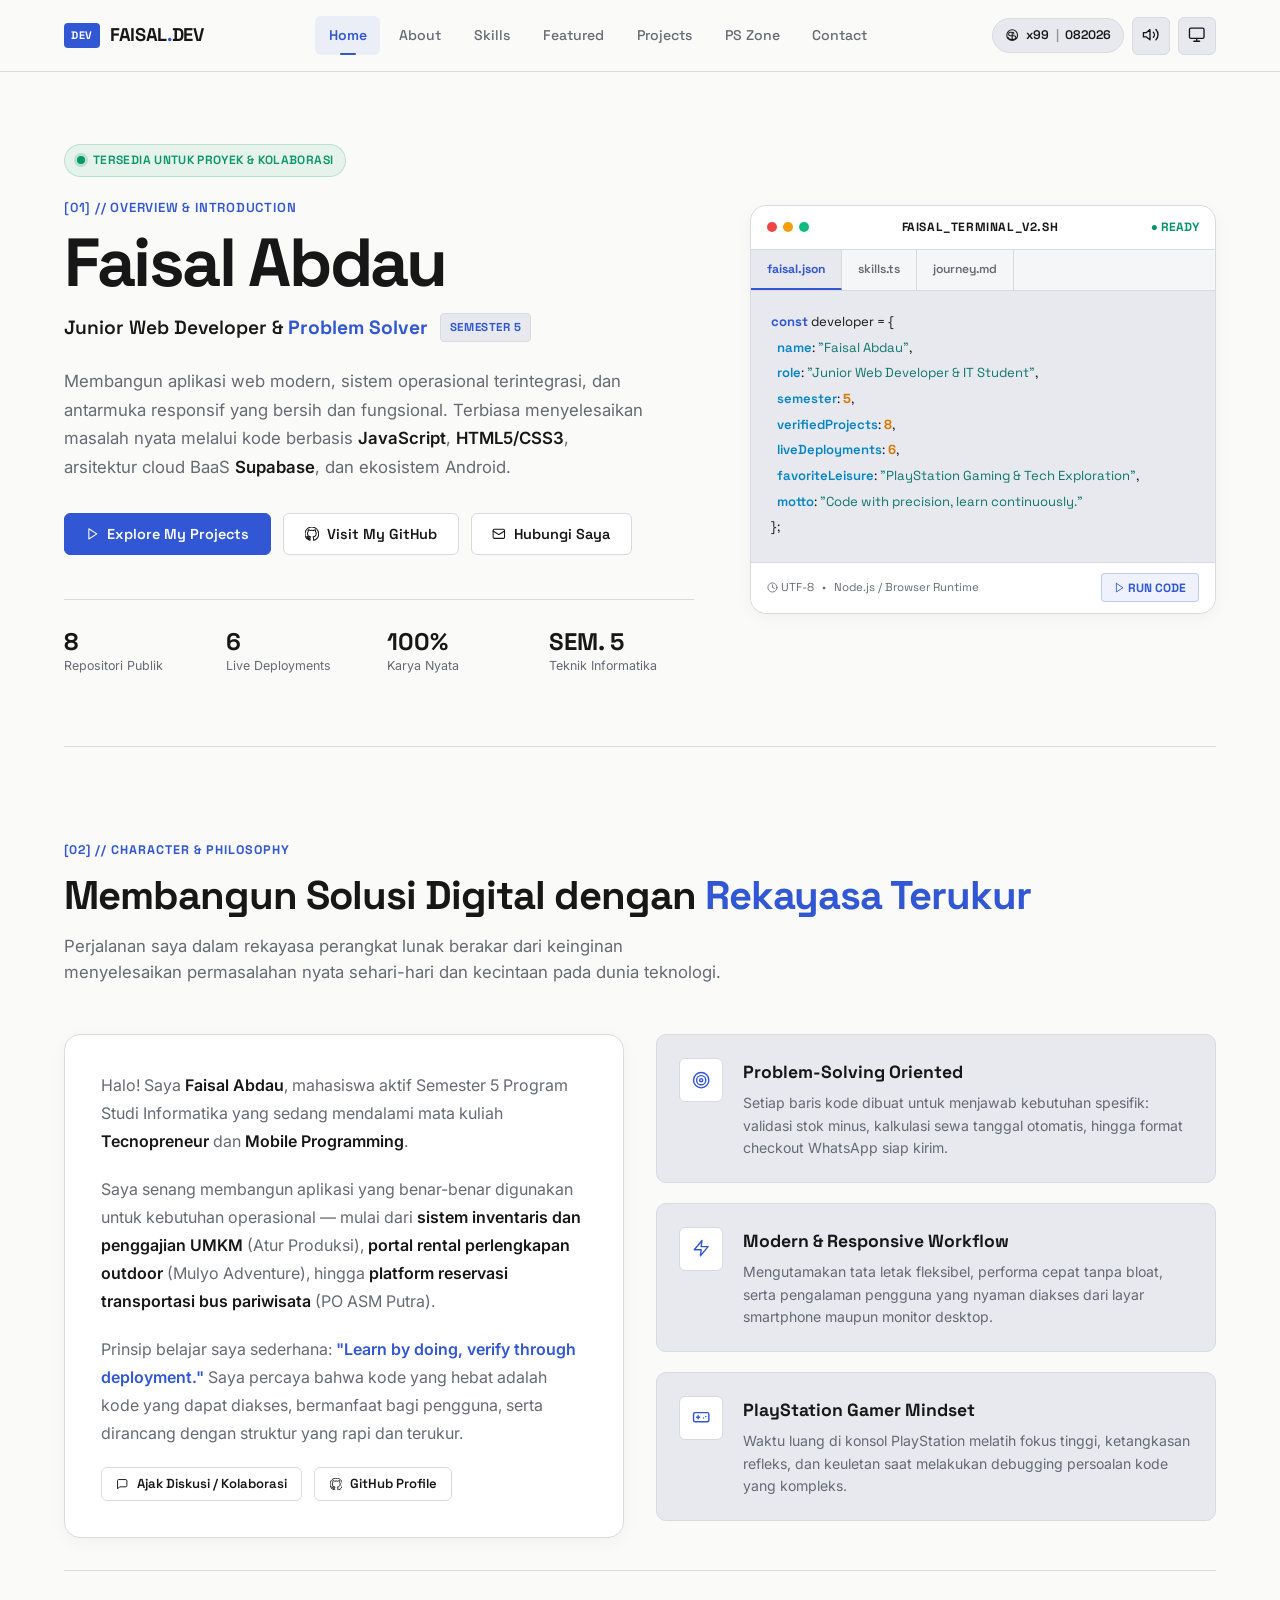
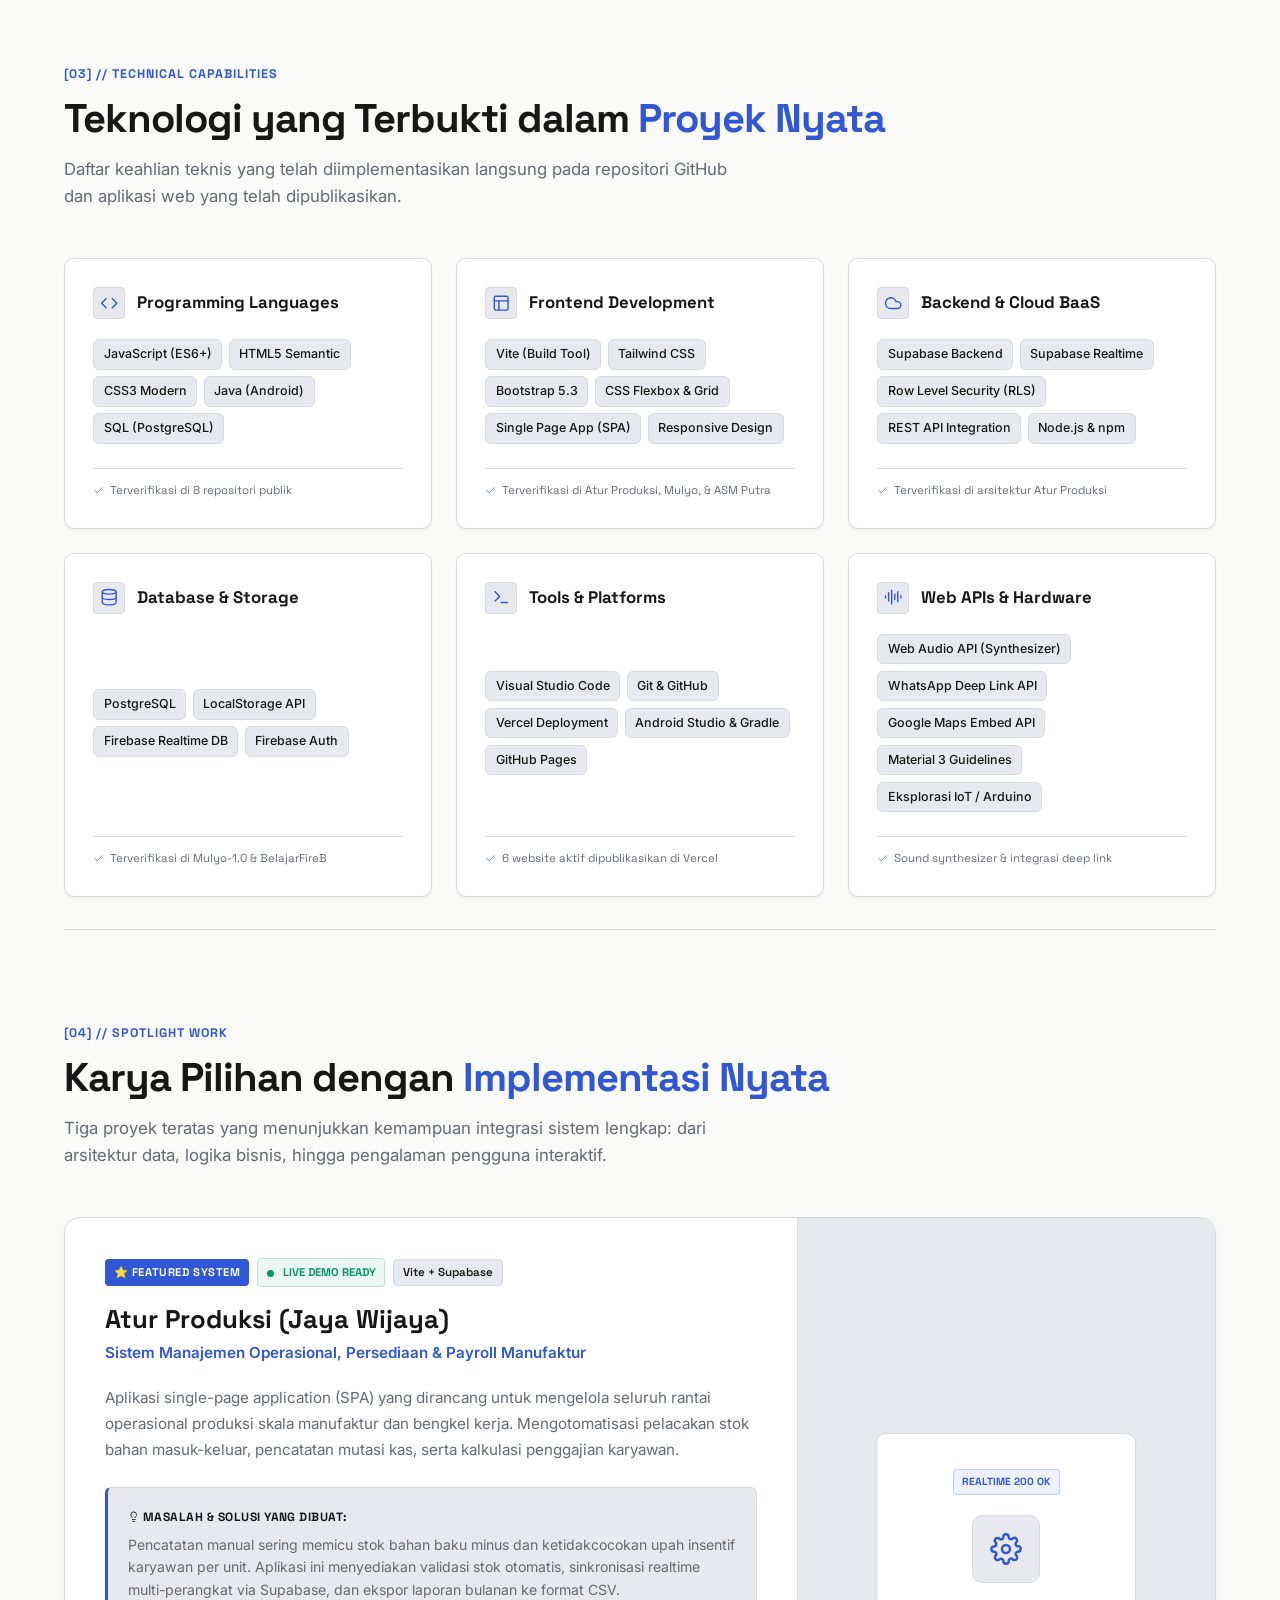
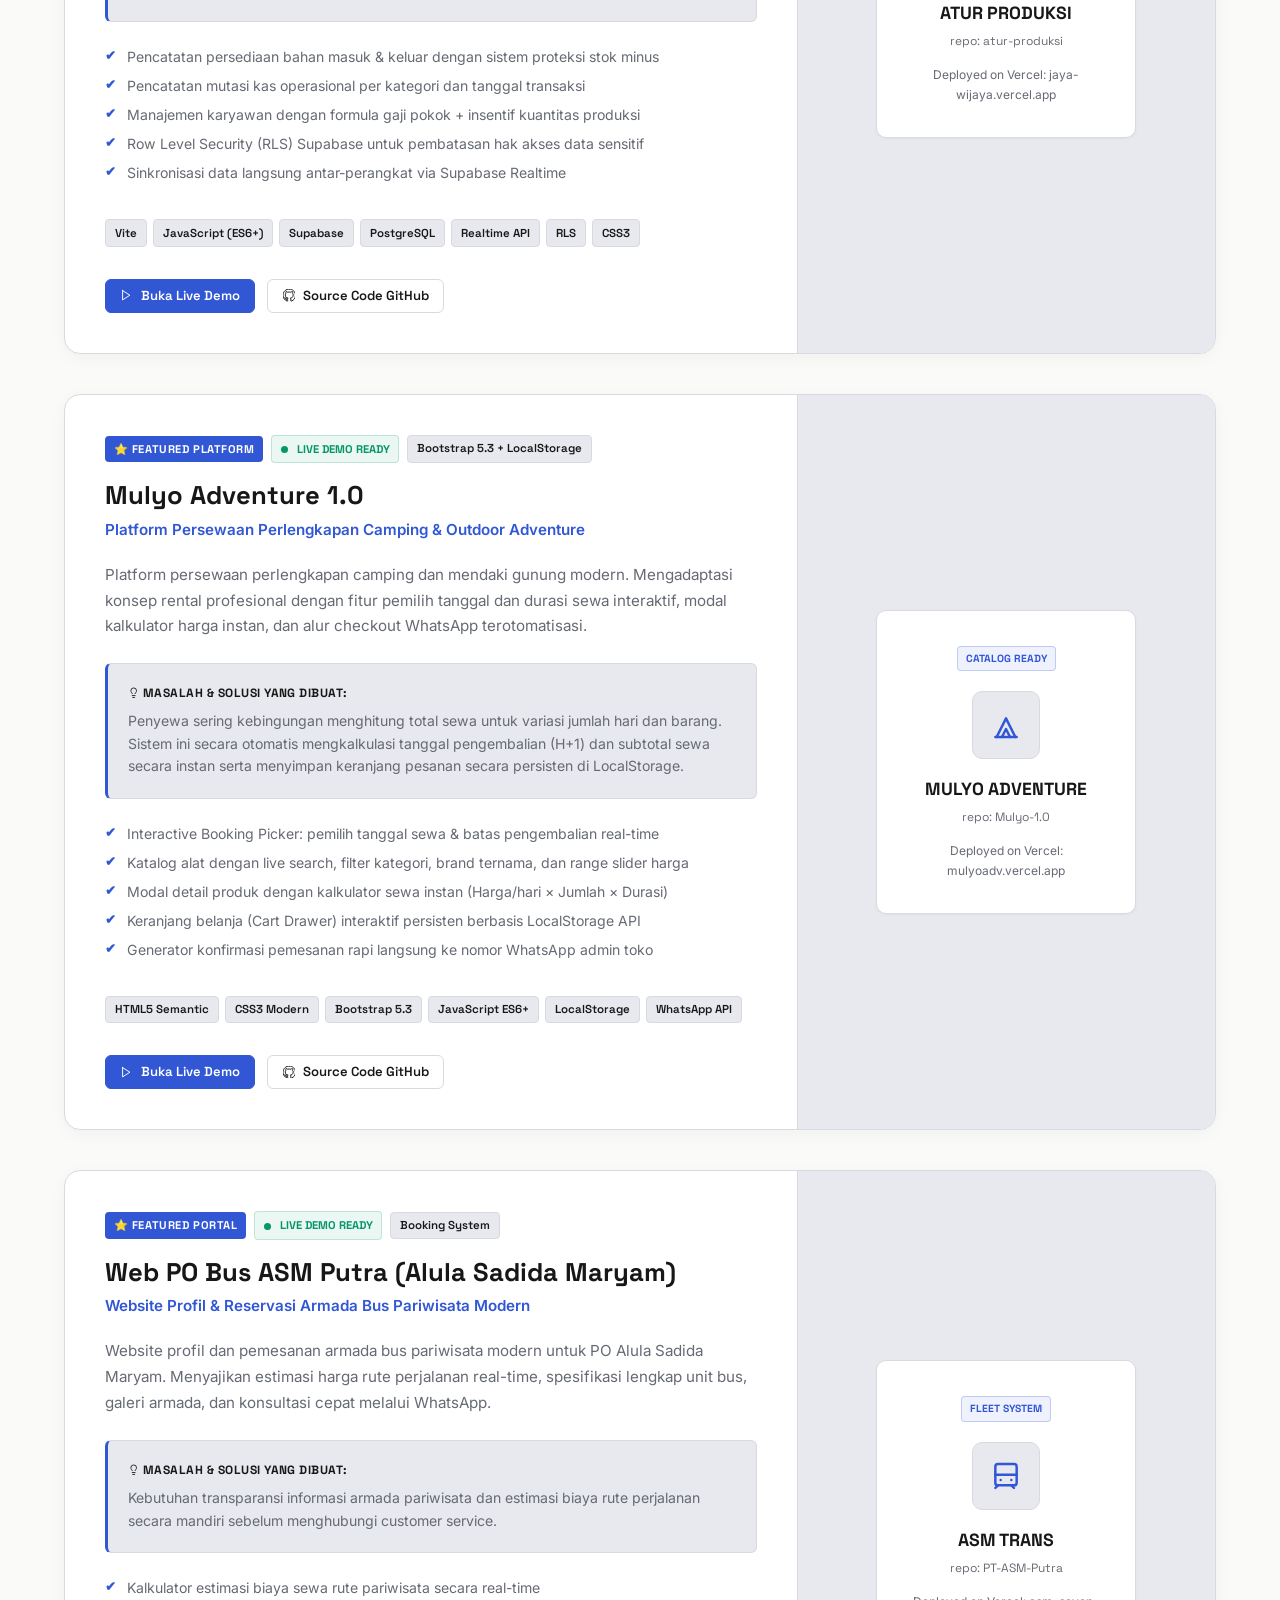
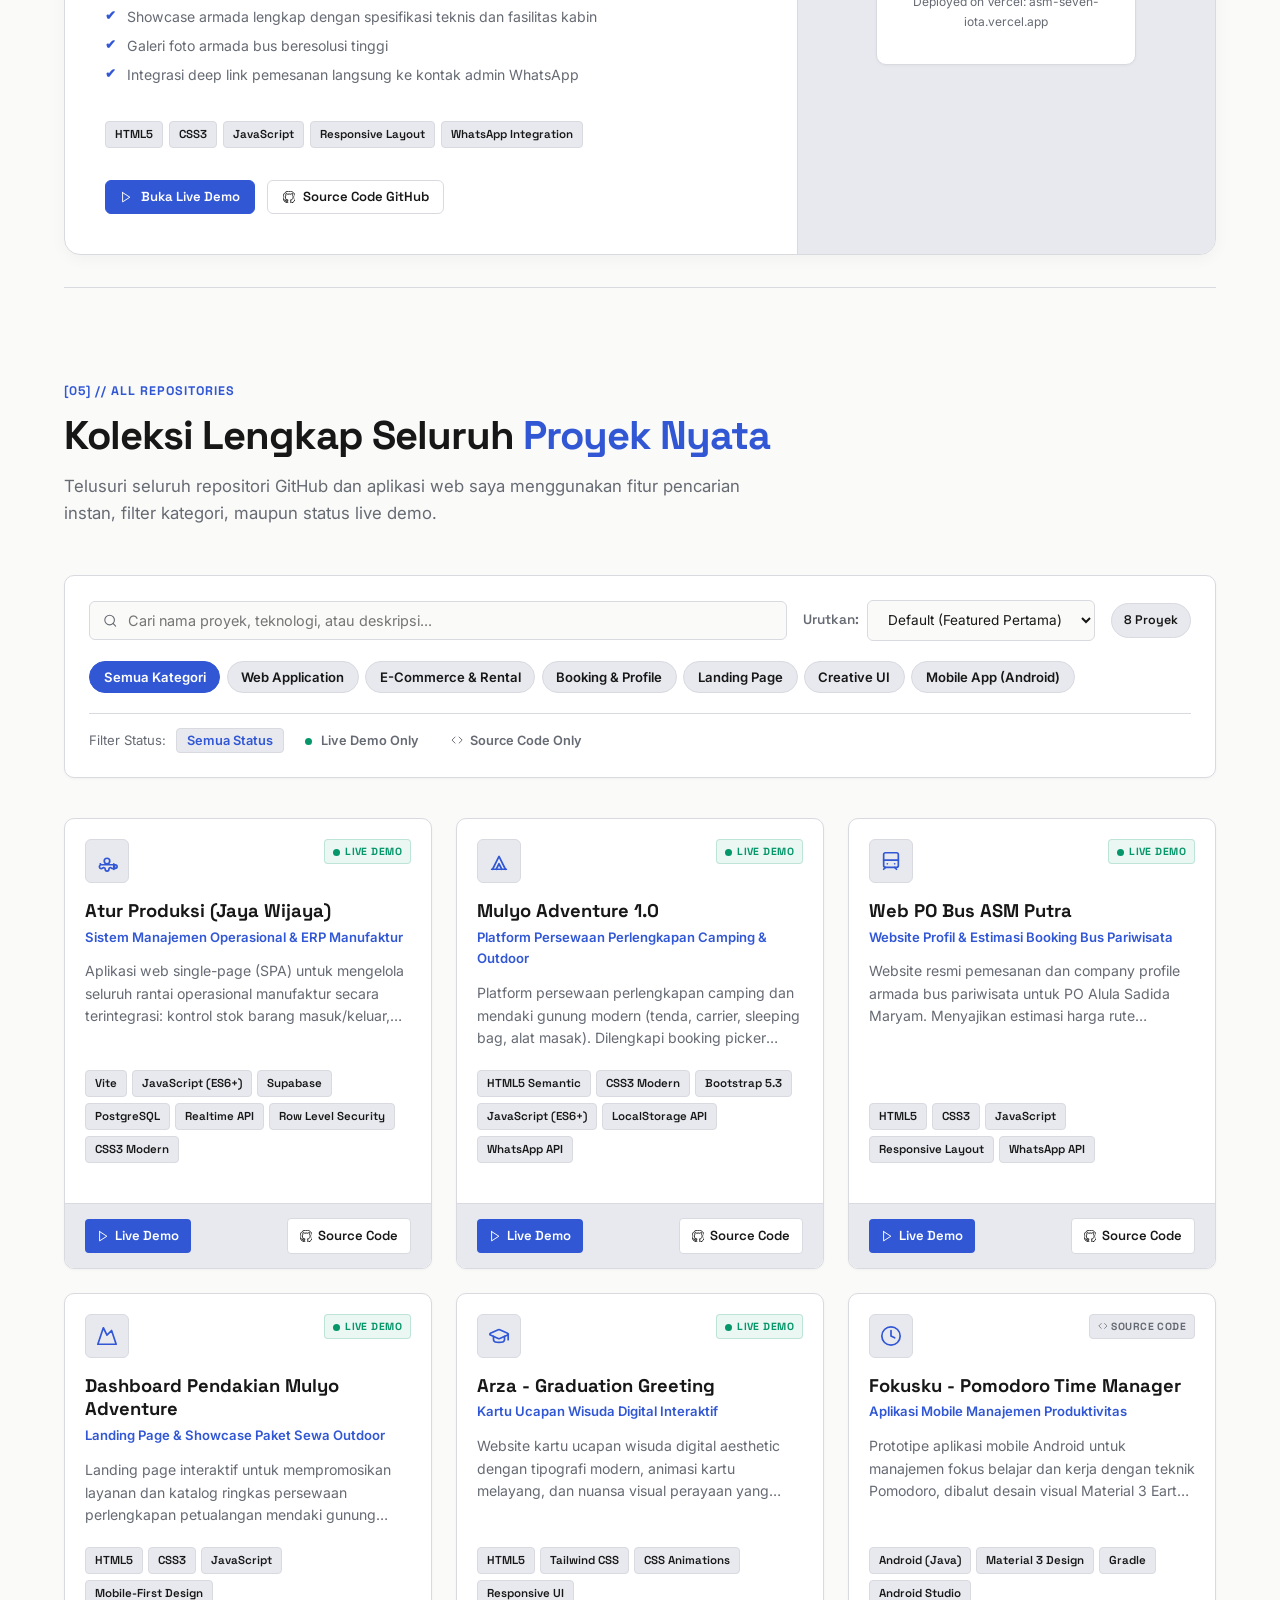
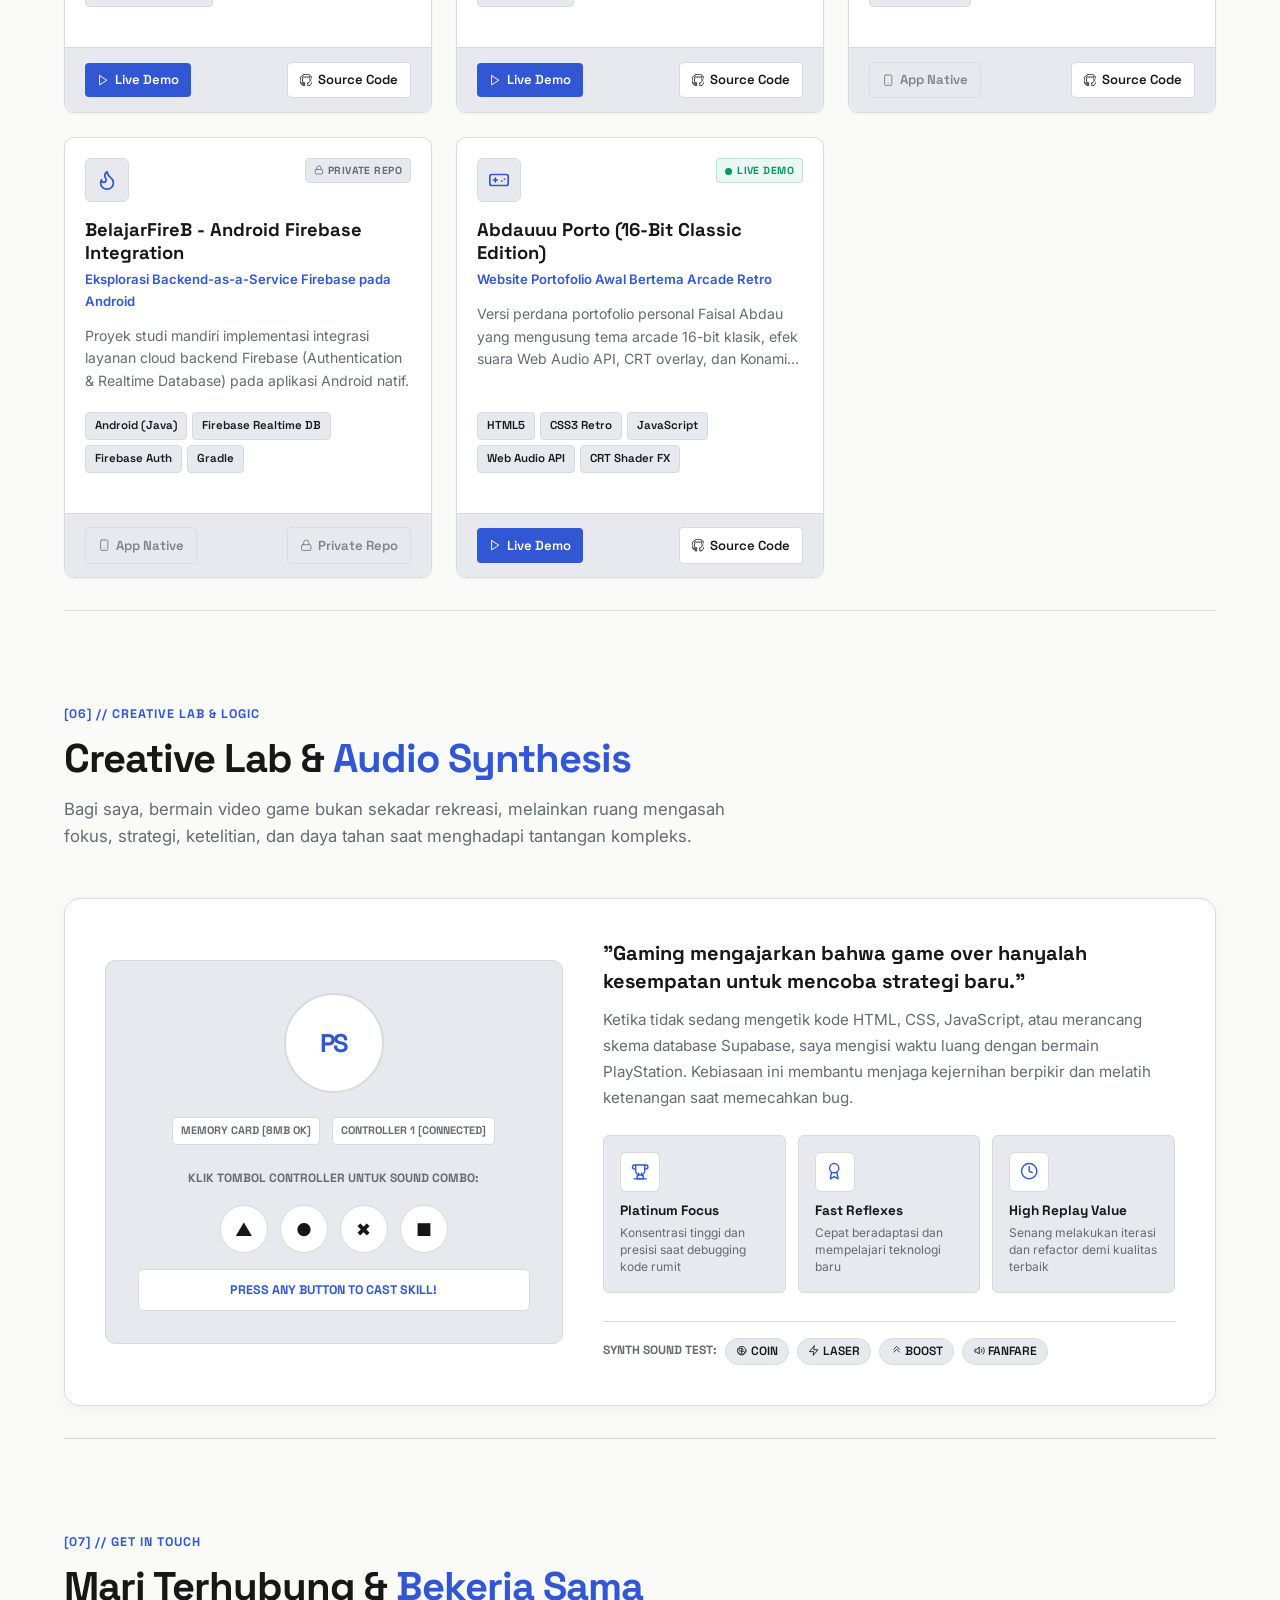
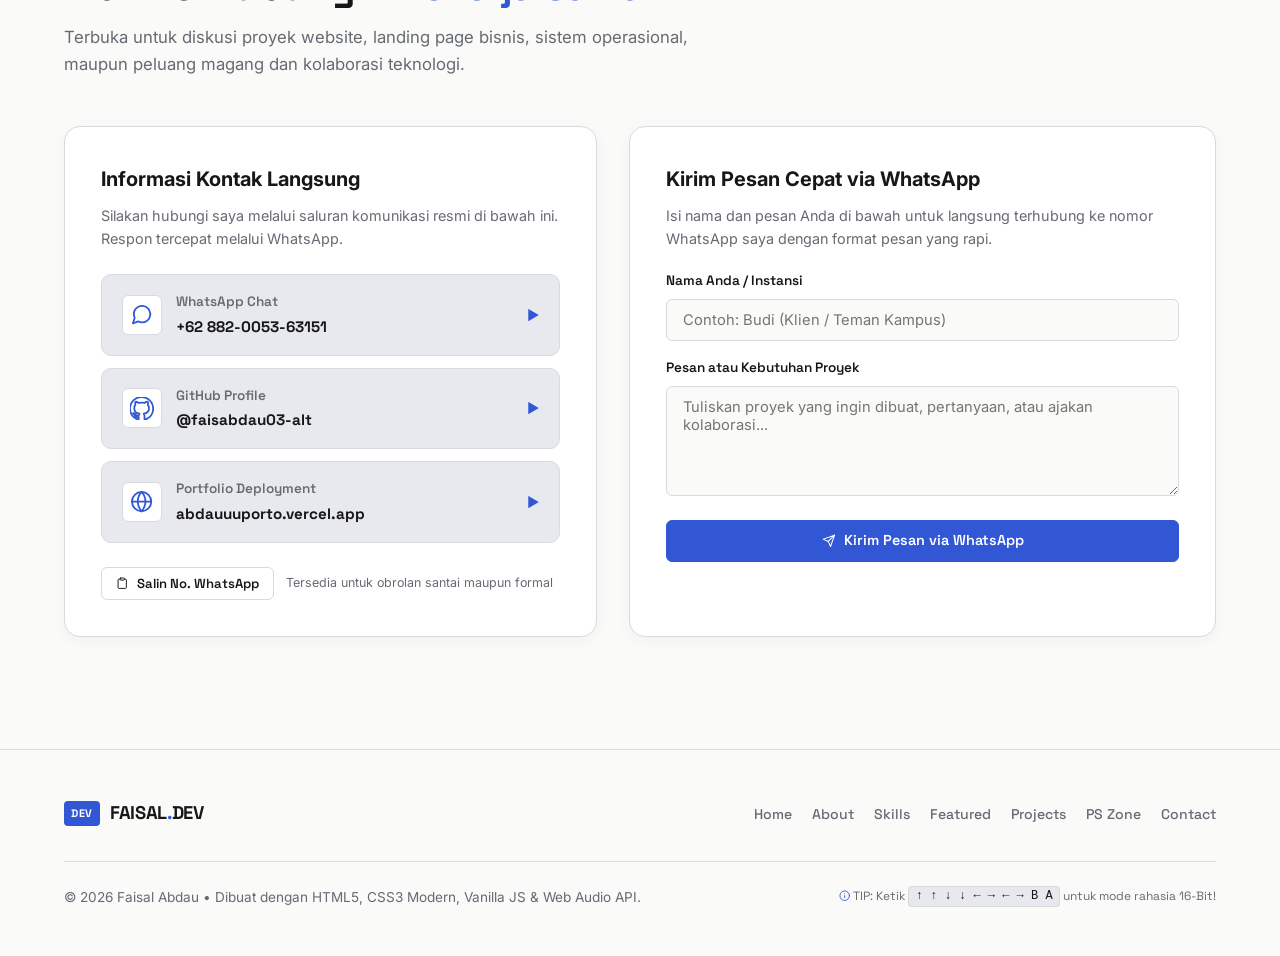
<file: index.html>
<!DOCTYPE html>
<html lang="id">
<head>
  <meta charset="UTF-8">
  <meta name="viewport" content="width=device-width, initial-scale=1.0">
  <meta http-equiv="X-UA-Compatible" content="IE=edge">
  
  <title>FAISAL ABDAU | Junior Web Developer & IT Student</title>
  <meta name="description" content="Portofolio resmi Faisal Abdau (@faisabdau03-alt) — Mahasiswa IT Semester 5 & Junior Web Developer. Menampilkan proyek nyata seperti Atur Produksi, Mulyo Adventure, PO Bus ASM Putra, dan aplikasi mobile.">
  <meta name="author" content="Faisal Abdau">
  <meta name="keywords" content="Faisal Abdau, Web Developer, Frontend Developer, Portofolio Developer, Supabase, Vite, Bootstrap, Tailwind, Tecnopreneur">

  <!-- Open Graph Meta Tags (Optimized for Instagram Bio & Social Share) -->
  <meta property="og:title" content="FAISAL ABDAU | Web Developer Portfolio">
  <meta property="og:description" content="Karya nyata dan aplikasi web oleh Faisal Abdau. Jelajahi proyek live demo dan source code di GitHub.">
  <meta property="og:type" content="website">
  <meta property="og:url" content="https://abdauuuporto.vercel.app">
  <meta name="theme-color" content="#FAFAF8">

  <!-- Favicon -->
  <link rel="icon" href="data:image/svg+xml,<svg xmlns=%22http://www.w3.org/2000/svg%22 viewBox=%220 0 32 32%22><rect width=%2232%22 height=%2232%22 rx=%227%22 fill=%22%233157D5%22/><path d=%22M9 16l4-4m0 8l-4-4m14-4l-4 4m0 0l4 4%22 stroke=%22%23FAFAF8%22 stroke-width=%222.5%22 stroke-linecap=%22round%22 stroke-linejoin=%22round%22 fill=%22none%22/></svg>">

  <!-- Fonts: Google Fonts (Space Grotesk for Bold Geometric Headings + Inter for Clean Body Text) -->
  <link rel="preconnect" href="https://fonts.googleapis.com">
  <link rel="preconnect" href="https://fonts.gstatic.com" crossorigin>
  <link href="https://fonts.googleapis.com/css2?family=Inter:wght@400;500;600;700&family=Space+Grotesk:wght@500;600;700&display=swap" rel="stylesheet">

  <!-- Stylesheet -->
  <link rel="stylesheet" href="style.css">
</head>
<body>

  <!-- Retro Scanlines CRT Overlay (Toggled via HUD Button) -->
  <div id="crtOverlay" class="crt-overlay" aria-hidden="true"></div>

  <!-- ====================================================================
       TOP ARCADE HUD NAVBAR
       ==================================================================== -->
  <header class="arcade-hud" role="banner">
    <div class="hud-inner">
      
      <!-- Brand Logo -->
      <a href="#hero" class="hud-brand" title="Faisal Abdau - Beranda" data-sfx="blip">
        <span class="brand-badge">DEV</span>
        <span class="brand-text">FAISAL<span class="brand-dot">.</span>DEV</span>
      </a>

      <!-- Desktop Nav Menu -->
      <nav class="hud-nav" aria-label="Navigasi Utama">
        <a href="#hero" class="hud-nav-link active" data-sfx="blip">Home</a>
        <a href="#about" class="hud-nav-link" data-sfx="blip">About</a>
        <a href="#skills" class="hud-nav-link" data-sfx="blip">Skills</a>
        <a href="#featured" class="hud-nav-link" data-sfx="blip">Featured</a>
        <a href="#projects" class="hud-nav-link" data-sfx="blip">Projects</a>
        <a href="#ps-zone" class="hud-nav-link" data-sfx="blip">PS Zone</a>
        <a href="#contact" class="hud-nav-link" data-sfx="blip">Contact</a>
      </nav>

      <!-- HUD Actions: Coins, SFX, CRT, Hamburger -->
      <div class="hud-actions">
        <!-- Coin Counter & Score Clicker -->
        <div class="hud-stats-pill" id="coinBtn" title="Klik untuk insert coin! (+100 Score)">
          <svg class="icon-svg" viewBox="0 0 24 24" fill="none" stroke="currentColor" stroke-width="1.85" stroke-linecap="round" stroke-linejoin="round" aria-hidden="true"><circle cx="12" cy="12" r="9"></circle><path d="M12 7v10M15 10a3 3 0 0 0-3-3H9a3 3 0 0 0 0 6h6a3 3 0 0 1 0 6H9a3 3 0 0 1-3-3"></path></svg>
          <span id="coinCount">x99</span>
          <span style="opacity: 0.4;">|</span>
          <span id="scoreVal">082026</span>
        </div>

        <!-- SFX Toggle -->
        <button type="button" class="hud-tool-btn" id="sfxToggle" title="Matikan/Hidupkan Efek Suara Web Audio API" aria-label="Toggle Sound FX">
          <span id="sfxIcon"><svg class="icon-svg" viewBox="0 0 24 24" fill="none" stroke="currentColor" stroke-width="1.85" stroke-linecap="round" stroke-linejoin="round" aria-hidden="true"><polygon points="11 5 6 9 2 9 2 15 6 15 11 19 11 5"></polygon><path d="M15.54 8.46a5 5 0 0 1 0 7.07"></path><path d="M19.07 4.93a10 10 0 0 1 0 14.14"></path></svg></span>
        </button>

        <!-- CRT Scanline Toggle -->
        <button type="button" class="hud-tool-btn" id="crtToggle" title="Aktifkan/Matikan Filter Retro Scanline CRT" aria-label="Toggle CRT Effect">
          <span id="crtIcon"><svg class="icon-svg" viewBox="0 0 24 24" fill="none" stroke="currentColor" stroke-width="1.85" stroke-linecap="round" stroke-linejoin="round" aria-hidden="true"><rect width="20" height="14" x="2" y="3" rx="2"></rect><line x1="8" x2="16" y1="21" y2="21"></line><line x1="12" x2="12" y1="17" y2="21"></line></svg></span>
        </button>

        <!-- Mobile Hamburger Button -->
        <button type="button" class="hamburger-btn" id="hamburgerBtn" aria-label="Buka Menu Mobile">
          <svg class="icon-svg" viewBox="0 0 24 24" fill="none" stroke="currentColor" stroke-width="2" stroke-linecap="round" stroke-linejoin="round" aria-hidden="true"><line x1="4" x2="20" y1="6" y2="6"></line><line x1="4" x2="20" y1="12" y2="12"></line><line x1="4" x2="20" y1="18" y2="18"></line></svg>
        </button>
      </div>

    </div>

    <!-- Mobile Navigation Drawer -->
    <nav class="mobile-nav" id="mobileNav" aria-label="Navigasi Mobile">
      <a href="#hero" class="mobile-nav-link active" data-sfx="blip">Home</a>
      <a href="#about" class="mobile-nav-link" data-sfx="blip">About Me</a>
      <a href="#skills" class="mobile-nav-link" data-sfx="blip">Skills & Stack</a>
      <a href="#featured" class="mobile-nav-link" data-sfx="blip">Featured Projects</a>
      <a href="#projects" class="mobile-nav-link" data-sfx="blip">All Projects</a>
      <a href="#ps-zone" class="mobile-nav-link" data-sfx="blip">PlayStation Zone</a>
      <a href="#contact" class="mobile-nav-link" data-sfx="blip">Contact</a>
    </nav>
  </header>

  <!-- ====================================================================
       MAIN CONTENT WRAPPER
       ==================================================================== -->
  <main class="main-wrapper">

    <!-- ==================================================================
         HERO SECTION
         ================================================================== -->
    <section id="hero" class="hero-section">
      <div class="hero-grid">
        
        <!-- Left Column: Introduction & CTA -->
        <div class="hero-text-col">
          <div class="hero-status-pill">
            <span class="pulse-dot"></span>
            <span>TERSEDIA UNTUK PROYEK & KOLABORASI</span>
          </div>

          <p class="hero-greeting">[01] // OVERVIEW & INTRODUCTION</p>
          <h1 class="hero-name">Faisal Abdau</h1>
          
          <div class="hero-role">
            <span>Junior Web Developer & <span class="text-accent">Problem Solver</span></span>
            <span class="hero-role-badge">SEMESTER 5</span>
          </div>

          <p class="hero-bio">
            Membangun aplikasi web modern, sistem operasional terintegrasi, dan antarmuka responsif yang bersih dan fungsional. Terbiasa menyelesaikan masalah nyata melalui kode berbasis <strong>JavaScript</strong>, <strong>HTML5/CSS3</strong>, arsitektur cloud BaaS <strong>Supabase</strong>, dan ekosistem Android.
          </p>

          <div class="hero-cta-group">
            <a href="#projects" class="btn btn-primary" data-sfx="coin">
              <svg class="icon-svg icon-svg-sm" viewBox="0 0 24 24" fill="none" stroke="currentColor" stroke-width="2" stroke-linecap="round" stroke-linejoin="round" aria-hidden="true"><polygon points="5 3 19 12 5 21 5 3"></polygon></svg>
              <span>Explore My Projects</span>
            </a>
            <a href="https://github.com/faisabdau03-alt" target="_blank" rel="noopener noreferrer" class="btn btn-secondary" data-sfx="select">
              <svg class="icon-svg icon-svg-sm" viewBox="0 0 24 24" fill="currentColor" aria-hidden="true"><path d="M12 0C5.37 0 0 5.37 0 12c0 5.31 3.435 9.795 8.205 11.385.6.105.825-.255.825-.57 0-.285-.015-1.23-.015-2.235-3.015.555-3.795-.735-4.035-1.41-.135-.345-.72-1.41-1.23-1.695-.42-.225-1.02-.78-.015-.795.945-.015 1.62.87 1.845 1.23 1.08 1.815 2.805 1.305 3.495.99.105-.78.42-1.305.765-1.605-2.67-.3-5.46-1.335-5.46-5.925 0-1.305.465-2.385 1.23-3.225-.12-.3-.54-1.53.12-3.18 0 0 1.005-.315 3.3 1.23.96-.27 1.98-.405 3-.405s2.04.135 3 .405c2.295-1.56 3.3-1.23 3.3-1.23.66 1.65.24 2.88.12 3.18.765.84 1.23 1.905 1.23 3.225 0 4.605-2.805 5.625-5.475 5.925.435.375.81 1.095.81 2.22 0 1.605-.015 2.895-.015 3.3 0 .315.225.69.825.57A12.02 12.02 0 0 0 24 12c0-6.63-5.37-12-12-12z"/></svg>
              <span>Visit My GitHub</span>
            </a>
            <a href="#contact" class="btn btn-secondary" data-sfx="blip">
              <svg class="icon-svg icon-svg-sm" viewBox="0 0 24 24" fill="none" stroke="currentColor" stroke-width="1.85" stroke-linecap="round" stroke-linejoin="round" aria-hidden="true"><rect width="20" height="16" x="2" y="4" rx="2"></rect><path d="m22 7-8.97 5.7a1.94 1.94 0 0 1-2.06 0L2 7"></path></svg>
              <span>Hubungi Saya</span>
            </a>
          </div>

          <!-- Quick Stats Row (Based on Real Verified Data) -->
          <div class="hero-quick-stats">
            <div class="stat-item">
              <span class="stat-num">8</span>
              <span class="stat-label">Repositori Publik</span>
            </div>
            <div class="stat-item">
              <span class="stat-num">6</span>
              <span class="stat-label">Live Deployments</span>
            </div>
            <div class="stat-item">
              <span class="stat-num">100%</span>
              <span class="stat-label">Karya Nyata</span>
            </div>
            <div class="stat-item">
              <span class="stat-num">SEM. 5</span>
              <span class="stat-label">Teknik Informatika</span>
            </div>
          </div>
        </div>

        <!-- Right Column: Interactive Terminal Widget -->
        <div class="hero-visual-col">
          <div class="hero-widget-card">
            
            <div class="widget-header">
              <div class="widget-dots">
                <span class="w-dot red"></span>
                <span class="w-dot yellow"></span>
                <span class="w-dot green"></span>
              </div>
              <span class="widget-title">FAISAL_TERMINAL_V2.SH</span>
              <span style="font-family: var(--font-mono); font-size: 0.75rem; font-weight: 700; color: var(--color-success);">● READY</span>
            </div>

            <!-- Terminal Tabs -->
            <div class="widget-tabs">
              <div class="widget-tab active" data-tab="profile">faisal.json</div>
              <div class="widget-tab" data-tab="skills">skills.ts</div>
              <div class="widget-tab" data-tab="journey">journey.md</div>
            </div>

            <!-- Terminal Code Display -->
            <div class="widget-body" id="terminalCodeBody">
              <div class="code-line"><span class="code-keyword">const</span> developer = {</div>
              <div class="code-line">&nbsp;&nbsp;<span class="code-prop">name</span>: <span class="code-str">"Faisal Abdau"</span>,</div>
              <div class="code-line">&nbsp;&nbsp;<span class="code-prop">role</span>: <span class="code-str">"Junior Web Developer & IT Student"</span>,</div>
              <div class="code-line">&nbsp;&nbsp;<span class="code-prop">semester</span>: <span class="code-num">5</span>,</div>
              <div class="code-line">&nbsp;&nbsp;<span class="code-prop">verifiedProjects</span>: <span class="code-num">8</span>,</div>
              <div class="code-line">&nbsp;&nbsp;<span class="code-prop">liveDeployments</span>: <span class="code-num">6</span>,</div>
              <div class="code-line">&nbsp;&nbsp;<span class="code-prop">favoriteLeisure</span>: <span class="code-str">"PlayStation Gaming & Tech Exploration"</span>,</div>
              <div class="code-line">&nbsp;&nbsp;<span class="code-prop">motto</span>: <span class="code-str">"Code with precision, learn continuously."</span></div>
              <div class="code-line">};</div>
            </div>

            <div class="widget-footer">
              <div class="widget-footer-info">
                <span><svg class="icon-svg icon-svg-sm" viewBox="0 0 24 24" fill="none" stroke="currentColor" stroke-width="1.85" stroke-linecap="round" stroke-linejoin="round" aria-hidden="true"><circle cx="12" cy="12" r="10"></circle><polyline points="12 6 12 12 16 14"></polyline></svg> UTF-8</span>
                <span>•</span>
                <span>Node.js / Browser Runtime</span>
              </div>
              <button type="button" class="widget-interactive-btn" id="terminalRunBtn" title="Jalankan kode simulasi">
                <svg class="icon-svg icon-svg-sm" viewBox="0 0 24 24" fill="none" stroke="currentColor" stroke-width="2" stroke-linecap="round" stroke-linejoin="round" aria-hidden="true"><polygon points="5 3 19 12 5 21 5 3"></polygon></svg>
                <span>RUN CODE</span>
              </button>
            </div>

          </div>
        </div>

      </div>
    </section>


    <!-- ==================================================================
         ABOUT ME SECTION
         ================================================================== -->
    <section id="about" class="section">
      <div class="section-header">
        <span class="section-tag">[02] // CHARACTER & PHILOSOPHY</span>
        <h2 class="section-title">Membangun Solusi Digital dengan <span class="gradient-text">Rekayasa Terukur</span></h2>
        <p class="section-desc">
          Perjalanan saya dalam rekayasa perangkat lunak berakar dari keinginan menyelesaikan permasalahan nyata sehari-hari dan kecintaan pada dunia teknologi.
        </p>
      </div>

      <div class="about-grid">
        <!-- Narrative Card -->
        <article class="about-card">
          <div class="about-narrative">
            <p>
              Halo! Saya <strong>Faisal Abdau</strong>, mahasiswa aktif Semester 5 Program Studi Informatika yang sedang mendalami mata kuliah <strong>Tecnopreneur</strong> dan <strong>Mobile Programming</strong>.
            </p>
            <p>
              Saya senang membangun aplikasi yang benar-benar digunakan untuk kebutuhan operasional — mulai dari <strong>sistem inventaris dan penggajian UMKM</strong> (Atur Produksi), <strong>portal rental perlengkapan outdoor</strong> (Mulyo Adventure), hingga <strong>platform reservasi transportasi bus pariwisata</strong> (PO ASM Putra).
            </p>
            <p>
              Prinsip belajar saya sederhana: <em>"Learn by doing, verify through deployment."</em> Saya percaya bahwa kode yang hebat adalah kode yang dapat diakses, bermanfaat bagi pengguna, serta dirancang dengan struktur yang rapi dan terukur.
            </p>
          </div>

          <div style="display: flex; gap: 0.75rem; flex-wrap: wrap;">
            <a href="#contact" class="btn btn-secondary btn-sm" data-sfx="coin">
              <svg class="icon-svg icon-svg-sm" viewBox="0 0 24 24" fill="none" stroke="currentColor" stroke-width="1.85" stroke-linecap="round" stroke-linejoin="round" aria-hidden="true"><path d="M21 15a2 2 0 0 1-2 2H7l-4 4V5a2 2 0 0 1 2-2h14a2 2 0 0 1 2 2z"></path></svg>
              <span>Ajak Diskusi / Kolaborasi</span>
            </a>
            <a href="https://github.com/faisabdau03-alt" target="_blank" rel="noopener noreferrer" class="btn btn-secondary btn-sm" data-sfx="select">
              <svg class="icon-svg icon-svg-sm" viewBox="0 0 24 24" fill="currentColor" aria-hidden="true"><path d="M12 0C5.37 0 0 5.37 0 12c0 5.31 3.435 9.795 8.205 11.385.6.105.825-.255.825-.57 0-.285-.015-1.23-.015-2.235-3.015.555-3.795-.735-4.035-1.41-.135-.345-.72-1.41-1.23-1.695-.42-.225-1.02-.78-.015-.795.945-.015 1.62.87 1.845 1.23 1.08 1.815 2.805 1.305 3.495.99.105-.78.42-1.305.765-1.605-2.67-.3-5.46-1.335-5.46-5.925 0-1.305.465-2.385 1.23-3.225-.12-.3-.54-1.53.12-3.18 0 0 1.005-.315 3.3 1.23.96-.27 1.98-.405 3-.405s2.04.135 3 .405c2.295-1.56 3.3-1.23 3.3-1.23.66 1.65.24 2.88.12 3.18.765.84 1.23 1.905 1.23 3.225 0 4.605-2.805 5.625-5.475 5.925.435.375.81 1.095.81 2.22 0 1.605-.015 2.895-.015 3.3 0 .315.225.69.825.57A12.02 12.02 0 0 0 24 12c0-6.63-5.37-12-12-12z"/></svg>
              <span>GitHub Profile</span>
            </a>
          </div>
        </article>

        <!-- Pillars Card -->
        <div class="about-pillars">
          <div class="pillar-item">
            <div class="pillar-icon">
              <svg class="icon-svg" viewBox="0 0 24 24" fill="none" stroke="currentColor" stroke-width="1.85" stroke-linecap="round" stroke-linejoin="round" aria-hidden="true"><circle cx="12" cy="12" r="10"></circle><circle cx="12" cy="12" r="6"></circle><circle cx="12" cy="12" r="2"></circle></svg>
            </div>
            <div>
              <h3 class="pillar-title">Problem-Solving Oriented</h3>
              <p class="pillar-desc">
                Setiap baris kode dibuat untuk menjawab kebutuhan spesifik: validasi stok minus, kalkulasi sewa tanggal otomatis, hingga format checkout WhatsApp siap kirim.
              </p>
            </div>
          </div>

          <div class="pillar-item">
            <div class="pillar-icon">
              <svg class="icon-svg" viewBox="0 0 24 24" fill="none" stroke="currentColor" stroke-width="1.85" stroke-linecap="round" stroke-linejoin="round" aria-hidden="true"><polygon points="13 2 3 14 12 14 11 22 21 10 12 10 13 2"></polygon></svg>
            </div>
            <div>
              <h3 class="pillar-title">Modern & Responsive Workflow</h3>
              <p class="pillar-desc">
                Mengutamakan tata letak fleksibel, performa cepat tanpa bloat, serta pengalaman pengguna yang nyaman diakses dari layar smartphone maupun monitor desktop.
              </p>
            </div>
          </div>

          <div class="pillar-item">
            <div class="pillar-icon">
              <svg class="icon-svg" viewBox="0 0 24 24" fill="none" stroke="currentColor" stroke-width="1.85" stroke-linecap="round" stroke-linejoin="round" aria-hidden="true"><line x1="6" x2="10" y1="12" y2="12"></line><line x1="8" x2="8" y1="10" y2="14"></line><line x1="15" x2="15.01" y1="13" y2="13"></line><line x1="18" x2="18.01" y1="11" y2="11"></line><rect width="20" height="12" x="2" y="6" rx="2"></rect></svg>
            </div>
            <div>
              <h3 class="pillar-title">PlayStation Gamer Mindset</h3>
              <p class="pillar-desc">
                Waktu luang di konsol PlayStation melatih fokus tinggi, ketangkasan refleks, dan keuletan saat melakukan debugging persoalan kode yang kompleks.
              </p>
            </div>
          </div>
        </div>
      </div>
    </section>


    <!-- ==================================================================
         SKILLS & TECHNOLOGIES
         ================================================================== -->
    <section id="skills" class="section">
      <div class="section-header">
        <span class="section-tag">[03] // TECHNICAL CAPABILITIES</span>
        <h2 class="section-title">Teknologi yang Terbukti dalam <span class="gradient-text">Proyek Nyata</span></h2>
        <p class="section-desc">
          Daftar keahlian teknis yang telah diimplementasikan langsung pada repositori GitHub dan aplikasi web yang telah dipublikasikan.
        </p>
      </div>

      <div class="skills-categories-grid">
        
        <!-- Category 1: Languages -->
        <div class="skill-category-card">
          <div class="skill-cat-header">
            <span class="skill-cat-icon">
              <svg class="icon-svg" viewBox="0 0 24 24" fill="none" stroke="currentColor" stroke-width="1.85" stroke-linecap="round" stroke-linejoin="round" aria-hidden="true"><polyline points="16 18 22 12 16 6"></polyline><polyline points="8 6 2 12 8 18"></polyline></svg>
            </span>
            <h3 class="skill-cat-title">Programming Languages</h3>
          </div>
          <div class="skill-tags-list">
            <span class="skill-pill">JavaScript (ES6+)</span>
            <span class="skill-pill">HTML5 Semantic</span>
            <span class="skill-pill">CSS3 Modern</span>
            <span class="skill-pill">Java (Android)</span>
            <span class="skill-pill">SQL (PostgreSQL)</span>
          </div>
          <div class="skill-proof-note">
            <svg class="icon-svg icon-svg-sm text-accent" viewBox="0 0 24 24" fill="none" stroke="currentColor" stroke-width="2.2" stroke-linecap="round" stroke-linejoin="round" aria-hidden="true"><polyline points="20 6 9 17 4 12"></polyline></svg> Terverifikasi di 8 repositori publik
          </div>
        </div>

        <!-- Category 2: Frontend Development -->
        <div class="skill-category-card">
          <div class="skill-cat-header">
            <span class="skill-cat-icon">
              <svg class="icon-svg" viewBox="0 0 24 24" fill="none" stroke="currentColor" stroke-width="1.85" stroke-linecap="round" stroke-linejoin="round" aria-hidden="true"><rect width="18" height="18" x="3" y="3" rx="2"></rect><line x1="3" x2="21" y1="9" y2="9"></line><line x1="9" x2="9" y1="21" y2="9"></line></svg>
            </span>
            <h3 class="skill-cat-title">Frontend Development</h3>
          </div>
          <div class="skill-tags-list">
            <span class="skill-pill">Vite (Build Tool)</span>
            <span class="skill-pill">Tailwind CSS</span>
            <span class="skill-pill">Bootstrap 5.3</span>
            <span class="skill-pill">CSS Flexbox & Grid</span>
            <span class="skill-pill">Single Page App (SPA)</span>
            <span class="skill-pill">Responsive Design</span>
          </div>
          <div class="skill-proof-note">
            <svg class="icon-svg icon-svg-sm text-accent" viewBox="0 0 24 24" fill="none" stroke="currentColor" stroke-width="2.2" stroke-linecap="round" stroke-linejoin="round" aria-hidden="true"><polyline points="20 6 9 17 4 12"></polyline></svg> Terverifikasi di Atur Produksi, Mulyo, & ASM Putra
          </div>
        </div>

        <!-- Category 3: Backend & BaaS -->
        <div class="skill-category-card">
          <div class="skill-cat-header">
            <span class="skill-cat-icon">
              <svg class="icon-svg" viewBox="0 0 24 24" fill="none" stroke="currentColor" stroke-width="1.85" stroke-linecap="round" stroke-linejoin="round" aria-hidden="true"><path d="M17.5 19H9a7 7 0 1 1 6.71-9h1.79a4.5 4.5 0 1 1 0 9Z"></path></svg>
            </span>
            <h3 class="skill-cat-title">Backend & Cloud BaaS</h3>
          </div>
          <div class="skill-tags-list">
            <span class="skill-pill">Supabase Backend</span>
            <span class="skill-pill">Supabase Realtime</span>
            <span class="skill-pill">Row Level Security (RLS)</span>
            <span class="skill-pill">REST API Integration</span>
            <span class="skill-pill">Node.js & npm</span>
          </div>
          <div class="skill-proof-note">
            <svg class="icon-svg icon-svg-sm text-accent" viewBox="0 0 24 24" fill="none" stroke="currentColor" stroke-width="2.2" stroke-linecap="round" stroke-linejoin="round" aria-hidden="true"><polyline points="20 6 9 17 4 12"></polyline></svg> Terverifikasi di arsitektur Atur Produksi
          </div>
        </div>

        <!-- Category 4: Database & Storage -->
        <div class="skill-category-card">
          <div class="skill-cat-header">
            <span class="skill-cat-icon">
              <svg class="icon-svg" viewBox="0 0 24 24" fill="none" stroke="currentColor" stroke-width="1.85" stroke-linecap="round" stroke-linejoin="round" aria-hidden="true"><ellipse cx="12" cy="5" rx="9" ry="3"></ellipse><path d="M21 12c0 1.66-4 3-9 3s-9-1.34-9-3"></path><path d="M3 5v14c0 1.66 4 3 9 3s9-1.34 9-3V5"></path></svg>
            </span>
            <h3 class="skill-cat-title">Database & Storage</h3>
          </div>
          <div class="skill-tags-list">
            <span class="skill-pill">PostgreSQL</span>
            <span class="skill-pill">LocalStorage API</span>
            <span class="skill-pill">Firebase Realtime DB</span>
            <span class="skill-pill">Firebase Auth</span>
          </div>
          <div class="skill-proof-note">
            <svg class="icon-svg icon-svg-sm text-accent" viewBox="0 0 24 24" fill="none" stroke="currentColor" stroke-width="2.2" stroke-linecap="round" stroke-linejoin="round" aria-hidden="true"><polyline points="20 6 9 17 4 12"></polyline></svg> Terverifikasi di Mulyo-1.0 & BelajarFireB
          </div>
        </div>

        <!-- Category 5: Tools & Deployment -->
        <div class="skill-category-card">
          <div class="skill-cat-header">
            <span class="skill-cat-icon">
              <svg class="icon-svg" viewBox="0 0 24 24" fill="none" stroke="currentColor" stroke-width="1.85" stroke-linecap="round" stroke-linejoin="round" aria-hidden="true"><polyline points="4 17 10 11 4 5"></polyline><line x1="12" x2="20" y1="19" y2="19"></line></svg>
            </span>
            <h3 class="skill-cat-title">Tools & Platforms</h3>
          </div>
          <div class="skill-tags-list">
            <span class="skill-pill">Visual Studio Code</span>
            <span class="skill-pill">Git & GitHub</span>
            <span class="skill-pill">Vercel Deployment</span>
            <span class="skill-pill">Android Studio & Gradle</span>
            <span class="skill-pill">GitHub Pages</span>
          </div>
          <div class="skill-proof-note">
            <svg class="icon-svg icon-svg-sm text-accent" viewBox="0 0 24 24" fill="none" stroke="currentColor" stroke-width="2.2" stroke-linecap="round" stroke-linejoin="round" aria-hidden="true"><polyline points="20 6 9 17 4 12"></polyline></svg> 6 website aktif dipublikasikan di Vercel
          </div>
        </div>

        <!-- Category 6: Interactive APIs & Audio -->
        <div class="skill-category-card">
          <div class="skill-cat-header">
            <span class="skill-cat-icon">
              <svg class="icon-svg" viewBox="0 0 24 24" fill="none" stroke="currentColor" stroke-width="1.85" stroke-linecap="round" stroke-linejoin="round" aria-hidden="true"><path d="M2 10v3"></path><path d="M6 6v11"></path><path d="M10 3v18"></path><path d="M14 8v7"></path><path d="M18 5v13"></path><path d="M22 10v3"></path></svg>
            </span>
            <h3 class="skill-cat-title">Web APIs & Hardware</h3>
          </div>
          <div class="skill-tags-list">
            <span class="skill-pill">Web Audio API (Synthesizer)</span>
            <span class="skill-pill">WhatsApp Deep Link API</span>
            <span class="skill-pill">Google Maps Embed API</span>
            <span class="skill-pill">Material 3 Guidelines</span>
            <span class="skill-pill">Eksplorasi IoT / Arduino</span>
          </div>
          <div class="skill-proof-note">
            <svg class="icon-svg icon-svg-sm text-accent" viewBox="0 0 24 24" fill="none" stroke="currentColor" stroke-width="2.2" stroke-linecap="round" stroke-linejoin="round" aria-hidden="true"><polyline points="20 6 9 17 4 12"></polyline></svg> Sound synthesizer & integrasi deep link
          </div>
        </div>

      </div>
    </section>


    <!-- ==================================================================
         FEATURED PROJECTS (Deep Dive Spotlight)
         ================================================================== -->
    <section id="featured" class="section">
      <div class="section-header">
        <span class="section-tag">[04] // SPOTLIGHT WORK</span>
        <h2 class="section-title">Karya Pilihan dengan <span class="gradient-text">Implementasi Nyata</span></h2>
        <p class="section-desc">
          Tiga proyek teratas yang menunjukkan kemampuan integrasi sistem lengkap: dari arsitektur data, logika bisnis, hingga pengalaman pengguna interaktif.
        </p>
      </div>

      <div class="featured-grid">

        <!-- SPOTLIGHT 1: Atur Produksi -->
        <article class="featured-card">
          <div class="featured-card-body">
            <div class="featured-badges">
              <span class="badge-featured">⭐ FEATURED SYSTEM</span>
              <span class="badge-status live"><span class="badge-dot"></span> LIVE DEMO READY</span>
              <span class="tech-chip">Vite + Supabase</span>
            </div>

            <h3 class="featured-title">Atur Produksi (Jaya Wijaya)</h3>
            <span class="featured-subtitle">Sistem Manajemen Operasional, Persediaan & Payroll Manufaktur</span>

            <p class="featured-description">
              Aplikasi single-page application (SPA) yang dirancang untuk mengelola seluruh rantai operasional produksi skala manufaktur dan bengkel kerja. Mengotomatisasi pelacakan stok bahan masuk-keluar, pencatatan mutasi kas, serta kalkulasi penggajian karyawan.
            </p>

            <div class="deep-dive-box">
              <span class="deep-dive-title">
                <svg class="icon-svg icon-svg-sm" viewBox="0 0 24 24" fill="none" stroke="currentColor" stroke-width="2" stroke-linecap="round" stroke-linejoin="round" aria-hidden="true"><path d="M15 14c.2-1 .7-1.7 1.5-2.5 1-.9 1.5-2.2 1.5-3.5A6 6 0 0 0 6 8c0 1 .2 2.2 1.5 3.5.7.7 1.3 1.5 1.5 2.5"></path><path d="M9 18h6"></path><path d="M10 22h4"></path></svg>
                MASALAH & SOLUSI YANG DIBUAT:
              </span>
              <p class="deep-dive-text">
                Pencatatan manual sering memicu stok bahan baku minus dan ketidakcocokan upah insentif karyawan per unit. Aplikasi ini menyediakan validasi stok otomatis, sinkronisasi realtime multi-perangkat via Supabase, dan ekspor laporan bulanan ke format CSV.
              </p>
            </div>

            <ul class="featured-features-list">
              <li>Pencatatan persediaan bahan masuk & keluar dengan sistem proteksi stok minus</li>
              <li>Pencatatan mutasi kas operasional per kategori dan tanggal transaksi</li>
              <li>Manajemen karyawan dengan formula gaji pokok + insentif kuantitas produksi</li>
              <li>Row Level Security (RLS) Supabase untuk pembatasan hak akses data sensitif</li>
              <li>Sinkronisasi data langsung antar-perangkat via Supabase Realtime</li>
            </ul>

            <div class="featured-tech-row">
              <span class="tech-chip">Vite</span>
              <span class="tech-chip">JavaScript (ES6+)</span>
              <span class="tech-chip">Supabase</span>
              <span class="tech-chip">PostgreSQL</span>
              <span class="tech-chip">Realtime API</span>
              <span class="tech-chip">RLS</span>
              <span class="tech-chip">CSS3</span>
            </div>

            <div class="featured-actions">
              <a href="https://jaya-wijaya.vercel.app" target="_blank" rel="noopener noreferrer" class="btn btn-cyan btn-sm" data-sfx="coin">
                <svg class="icon-svg icon-svg-sm" viewBox="0 0 24 24" fill="none" stroke="currentColor" stroke-width="2" stroke-linecap="round" stroke-linejoin="round" aria-hidden="true"><polygon points="5 3 19 12 5 21 5 3"></polygon></svg>
                <span>Buka Live Demo</span>
              </a>
              <a href="https://github.com/faisabdau03-alt/atur-produksi" target="_blank" rel="noopener noreferrer" class="btn btn-secondary btn-sm" data-sfx="select">
                <svg class="icon-svg icon-svg-sm" viewBox="0 0 24 24" fill="currentColor" aria-hidden="true"><path d="M12 0C5.37 0 0 5.37 0 12c0 5.31 3.435 9.795 8.205 11.385.6.105.825-.255.825-.57 0-.285-.015-1.23-.015-2.235-3.015.555-3.795-.735-4.035-1.41-.135-.345-.72-1.41-1.23-1.695-.42-.225-1.02-.78-.015-.795.945-.015 1.62.87 1.845 1.23 1.08 1.815 2.805 1.305 3.495.99.105-.78.42-1.305.765-1.605-2.67-.3-5.46-1.335-5.46-5.925 0-1.305.465-2.385 1.23-3.225-.12-.3-.54-1.53.12-3.18 0 0 1.005-.315 3.3 1.23.96-.27 1.98-.405 3-.405s2.04.135 3 .405c2.295-1.56 3.3-1.23 3.3-1.23.66 1.65.24 2.88.12 3.18.765.84 1.23 1.905 1.23 3.225 0 4.605-2.805 5.625-5.475 5.925.435.375.81 1.095.81 2.22 0 1.605-.015 2.895-.015 3.3 0 .315.225.69.825.57A12.02 12.02 0 0 0 24 12c0-6.63-5.37-12-12-12z"/></svg>
                <span>Source Code GitHub</span>
              </a>
            </div>
          </div>

          <div class="featured-card-visual">
            <div class="visual-cartridge">
              <span class="visual-scan-badge">REALTIME 200 OK</span>
              <div class="visual-big-icon">
                <svg viewBox="0 0 24 24" fill="none" stroke="currentColor" stroke-width="1.85" stroke-linecap="round" stroke-linejoin="round" aria-hidden="true"><circle cx="12" cy="12" r="3"></circle><path d="M19.4 15a1.65 1.65 0 0 0 .33 1.82l.06.06a2 2 0 0 1 0 2.83 2 2 0 0 1-2.83 0l-.06-.06a1.65 1.65 0 0 0-1.82-.33 1.65 1.65 0 0 0-1 1.51V21a2 2 0 0 1-2 2 2 2 0 0 1-2-2v-.09A1.65 1.65 0 0 0 9 19.4a1.65 1.65 0 0 0-1.82.33l-.06.06a2 2 0 0 1-2.83 0 2 2 0 0 1 0-2.83l.06-.06a1.65 1.65 0 0 0 .33-1.82 1.65 1.65 0 0 0-1.51-1H3a2 2 0 0 1-2-2 2 2 0 0 1 2-2h.09A1.65 1.65 0 0 0 4.6 9a1.65 1.65 0 0 0-.33-1.82l-.06-.06a2 2 0 0 1 0-2.83 2 2 0 0 1 2.83 0l.06.06a1.65 1.65 0 0 0 1.82.33H9a1.65 1.65 0 0 0 1-1.51V3a2 2 0 0 1 2-2 2 2 0 0 1 2 2v.09a1.65 1.65 0 0 0 1 1.51 1.65 1.65 0 0 0 1.82-.33l.06-.06a2 2 0 0 1 2.83 0 2 2 0 0 1 0 2.83l-.06.06a1.65 1.65 0 0 0-.33 1.82V9a1.65 1.65 0 0 0 1.51 1H21a2 2 0 0 1 2 2 2 2 0 0 1-2 2h-.09a1.65 1.65 0 0 0-1.51 1z"></path></svg>
              </div>
              <div class="visual-title-tag">ATUR PRODUKSI</div>
              <div class="visual-repo-name">repo: atur-produksi</div>
              <p style="font-size: 0.75rem; color: var(--color-text-muted); margin-top: 0.85rem;">
                Deployed on Vercel: jaya-wijaya.vercel.app
              </p>
            </div>
          </div>
        </article>


        <!-- SPOTLIGHT 2: Mulyo Adventure 1.0 -->
        <article class="featured-card">
          <div class="featured-card-body">
            <div class="featured-badges">
              <span class="badge-featured">⭐ FEATURED PLATFORM</span>
              <span class="badge-status live"><span class="badge-dot"></span> LIVE DEMO READY</span>
              <span class="tech-chip">Bootstrap 5.3 + LocalStorage</span>
            </div>

            <h3 class="featured-title">Mulyo Adventure 1.0</h3>
            <span class="featured-subtitle">Platform Persewaan Perlengkapan Camping & Outdoor Adventure</span>

            <p class="featured-description">
              Platform persewaan perlengkapan camping dan mendaki gunung modern. Mengadaptasi konsep rental profesional dengan fitur pemilih tanggal dan durasi sewa interaktif, modal kalkulator harga instan, dan alur checkout WhatsApp terotomatisasi.
            </p>

            <div class="deep-dive-box">
              <span class="deep-dive-title">
                <svg class="icon-svg icon-svg-sm" viewBox="0 0 24 24" fill="none" stroke="currentColor" stroke-width="2" stroke-linecap="round" stroke-linejoin="round" aria-hidden="true"><path d="M15 14c.2-1 .7-1.7 1.5-2.5 1-.9 1.5-2.2 1.5-3.5A6 6 0 0 0 6 8c0 1 .2 2.2 1.5 3.5.7.7 1.3 1.5 1.5 2.5"></path><path d="M9 18h6"></path><path d="M10 22h4"></path></svg>
                MASALAH & SOLUSI YANG DIBUAT:
              </span>
              <p class="deep-dive-text">
                Penyewa sering kebingungan menghitung total sewa untuk variasi jumlah hari dan barang. Sistem ini secara otomatis mengkalkulasi tanggal pengembalian (H+1) dan subtotal sewa secara instan serta menyimpan keranjang pesanan secara persisten di LocalStorage.
              </p>
            </div>

            <ul class="featured-features-list">
              <li>Interactive Booking Picker: pemilih tanggal sewa & batas pengembalian real-time</li>
              <li>Katalog alat dengan live search, filter kategori, brand ternama, dan range slider harga</li>
              <li>Modal detail produk dengan kalkulator sewa instan (Harga/hari × Jumlah × Durasi)</li>
              <li>Keranjang belanja (Cart Drawer) interaktif persisten berbasis LocalStorage API</li>
              <li>Generator konfirmasi pemesanan rapi langsung ke nomor WhatsApp admin toko</li>
            </ul>

            <div class="featured-tech-row">
              <span class="tech-chip">HTML5 Semantic</span>
              <span class="tech-chip">CSS3 Modern</span>
              <span class="tech-chip">Bootstrap 5.3</span>
              <span class="tech-chip">JavaScript ES6+</span>
              <span class="tech-chip">LocalStorage</span>
              <span class="tech-chip">WhatsApp API</span>
            </div>

            <div class="featured-actions">
              <a href="https://mulyoadv.vercel.app" target="_blank" rel="noopener noreferrer" class="btn btn-cyan btn-sm" data-sfx="coin">
                <svg class="icon-svg icon-svg-sm" viewBox="0 0 24 24" fill="none" stroke="currentColor" stroke-width="2" stroke-linecap="round" stroke-linejoin="round" aria-hidden="true"><polygon points="5 3 19 12 5 21 5 3"></polygon></svg>
                <span>Buka Live Demo</span>
              </a>
              <a href="https://github.com/faisabdau03-alt/Mulyo-1.0" target="_blank" rel="noopener noreferrer" class="btn btn-secondary btn-sm" data-sfx="select">
                <svg class="icon-svg icon-svg-sm" viewBox="0 0 24 24" fill="currentColor" aria-hidden="true"><path d="M12 0C5.37 0 0 5.37 0 12c0 5.31 3.435 9.795 8.205 11.385.6.105.825-.255.825-.57 0-.285-.015-1.23-.015-2.235-3.015.555-3.795-.735-4.035-1.41-.135-.345-.72-1.41-1.23-1.695-.42-.225-1.02-.78-.015-.795.945-.015 1.62.87 1.845 1.23 1.08 1.815 2.805 1.305 3.495.99.105-.78.42-1.305.765-1.605-2.67-.3-5.46-1.335-5.46-5.925 0-1.305.465-2.385 1.23-3.225-.12-.3-.54-1.53.12-3.18 0 0 1.005-.315 3.3 1.23.96-.27 1.98-.405 3-.405s2.04.135 3 .405c2.295-1.56 3.3-1.23 3.3-1.23.66 1.65.24 2.88.12 3.18.765.84 1.23 1.905 1.23 3.225 0 4.605-2.805 5.625-5.475 5.925.435.375.81 1.095.81 2.22 0 1.605-.015 2.895-.015 3.3 0 .315.225.69.825.57A12.02 12.02 0 0 0 24 12c0-6.63-5.37-12-12-12z"/></svg>
                <span>Source Code GitHub</span>
              </a>
            </div>
          </div>

          <div class="featured-card-visual">
            <div class="visual-cartridge">
              <span class="visual-scan-badge">CATALOG READY</span>
              <div class="visual-big-icon">
                <svg viewBox="0 0 24 24" fill="none" stroke="currentColor" stroke-width="1.85" stroke-linecap="round" stroke-linejoin="round" aria-hidden="true"><path d="M4 21h16"></path><path d="m19 21-7-14-7 14"></path><path d="m9 21 3-6 3 6"></path></svg>
              </div>
              <div class="visual-title-tag">MULYO ADVENTURE</div>
              <div class="visual-repo-name">repo: Mulyo-1.0</div>
              <p style="font-size: 0.75rem; color: var(--color-text-muted); margin-top: 0.85rem;">
                Deployed on Vercel: mulyoadv.vercel.app
              </p>
            </div>
          </div>
        </article>


        <!-- SPOTLIGHT 3: Web PO Bus ASM Putra -->
        <article class="featured-card">
          <div class="featured-card-body">
            <div class="featured-badges">
              <span class="badge-featured">⭐ FEATURED PORTAL</span>
              <span class="badge-status live"><span class="badge-dot"></span> LIVE DEMO READY</span>
              <span class="tech-chip">Booking System</span>
            </div>

            <h3 class="featured-title">Web PO Bus ASM Putra (Alula Sadida Maryam)</h3>
            <span class="featured-subtitle">Website Profil & Reservasi Armada Bus Pariwisata Modern</span>

            <p class="featured-description">
              Website profil dan pemesanan armada bus pariwisata modern untuk PO Alula Sadida Maryam. Menyajikan estimasi harga rute perjalanan real-time, spesifikasi lengkap unit bus, galeri armada, dan konsultasi cepat melalui WhatsApp.
            </p>

            <div class="deep-dive-box">
              <span class="deep-dive-title">
                <svg class="icon-svg icon-svg-sm" viewBox="0 0 24 24" fill="none" stroke="currentColor" stroke-width="2" stroke-linecap="round" stroke-linejoin="round" aria-hidden="true"><path d="M15 14c.2-1 .7-1.7 1.5-2.5 1-.9 1.5-2.2 1.5-3.5A6 6 0 0 0 6 8c0 1 .2 2.2 1.5 3.5.7.7 1.3 1.5 1.5 2.5"></path><path d="M9 18h6"></path><path d="M10 22h4"></path></svg>
                MASALAH & SOLUSI YANG DIBUAT:
              </span>
              <p class="deep-dive-text">
                Kebutuhan transparansi informasi armada pariwisata dan estimasi biaya rute perjalanan secara mandiri sebelum menghubungi customer service.
              </p>
            </div>

            <ul class="featured-features-list">
              <li>Kalkulator estimasi biaya sewa rute pariwisata secara real-time</li>
              <li>Showcase armada lengkap dengan spesifikasi teknis dan fasilitas kabin</li>
              <li>Galeri foto armada bus beresolusi tinggi</li>
              <li>Integrasi deep link pemesanan langsung ke kontak admin WhatsApp</li>
            </ul>

            <div class="featured-tech-row">
              <span class="tech-chip">HTML5</span>
              <span class="tech-chip">CSS3</span>
              <span class="tech-chip">JavaScript</span>
              <span class="tech-chip">Responsive Layout</span>
              <span class="tech-chip">WhatsApp Integration</span>
            </div>

            <div class="featured-actions">
              <a href="https://asm-seven-iota.vercel.app" target="_blank" rel="noopener noreferrer" class="btn btn-cyan btn-sm" data-sfx="coin">
                <svg class="icon-svg icon-svg-sm" viewBox="0 0 24 24" fill="none" stroke="currentColor" stroke-width="2" stroke-linecap="round" stroke-linejoin="round" aria-hidden="true"><polygon points="5 3 19 12 5 21 5 3"></polygon></svg>
                <span>Buka Live Demo</span>
              </a>
              <a href="https://github.com/faisabdau03-alt/PT-ASM-Putra" target="_blank" rel="noopener noreferrer" class="btn btn-secondary btn-sm" data-sfx="select">
                <svg class="icon-svg icon-svg-sm" viewBox="0 0 24 24" fill="currentColor" aria-hidden="true"><path d="M12 0C5.37 0 0 5.37 0 12c0 5.31 3.435 9.795 8.205 11.385.6.105.825-.255.825-.57 0-.285-.015-1.23-.015-2.235-3.015.555-3.795-.735-4.035-1.41-.135-.345-.72-1.41-1.23-1.695-.42-.225-1.02-.78-.015-.795.945-.015 1.62.87 1.845 1.23 1.08 1.815 2.805 1.305 3.495.99.105-.78.42-1.305.765-1.605-2.67-.3-5.46-1.335-5.46-5.925 0-1.305.465-2.385 1.23-3.225-.12-.3-.54-1.53.12-3.18 0 0 1.005-.315 3.3 1.23.96-.27 1.98-.405 3-.405s2.04.135 3 .405c2.295-1.56 3.3-1.23 3.3-1.23.66 1.65.24 2.88.12 3.18.765.84 1.23 1.905 1.23 3.225 0 4.605-2.805 5.625-5.475 5.925.435.375.81 1.095.81 2.22 0 1.605-.015 2.895-.015 3.3 0 .315.225.69.825.57A12.02 12.02 0 0 0 24 12c0-6.63-5.37-12-12-12z"/></svg>
                <span>Source Code GitHub</span>
              </a>
            </div>
          </div>

          <div class="featured-card-visual">
            <div class="visual-cartridge">
              <span class="visual-scan-badge">FLEET SYSTEM</span>
              <div class="visual-big-icon">
                <svg viewBox="0 0 24 24" fill="none" stroke="currentColor" stroke-width="1.85" stroke-linecap="round" stroke-linejoin="round" aria-hidden="true"><rect width="16" height="16" x="4" y="3" rx="2"></rect><path d="M4 11h16"></path><path d="M8 15h.01"></path><path d="M16 15h.01"></path><path d="m6 19-2 2"></path><path d="m18 21-2-2"></path></svg>
              </div>
              <div class="visual-title-tag">ASM TRANS</div>
              <div class="visual-repo-name">repo: PT-ASM-Putra</div>
              <p style="font-size: 0.75rem; color: var(--color-text-muted); margin-top: 0.85rem;">
                Deployed on Vercel: asm-seven-iota.vercel.app
              </p>
            </div>
          </div>
        </article>

      </div>
    </section>


    <!-- ==================================================================
         ALL PROJECTS SHOWCASE (Search, Filter, Sort)
         ================================================================== -->
    <section id="projects" class="section">
      <div class="section-header">
        <span class="section-tag">[05] // ALL REPOSITORIES</span>
        <h2 class="section-title">Koleksi Lengkap Seluruh <span class="gradient-text">Proyek Nyata</span></h2>
        <p class="section-desc">
          Telusuri seluruh repositori GitHub dan aplikasi web saya menggunakan fitur pencarian instan, filter kategori, maupun status live demo.
        </p>
      </div>

      <!-- Filter & Search Toolbar -->
      <div class="projects-filter-bar">
        
        <!-- Top Row: Search & Sort -->
        <div class="filter-top-row">
          <div class="search-input-wrap">
            <span class="search-icon">
              <svg class="icon-svg icon-svg-sm" viewBox="0 0 24 24" fill="none" stroke="currentColor" stroke-width="1.85" stroke-linecap="round" stroke-linejoin="round" aria-hidden="true"><circle cx="11" cy="11" r="8"></circle><line x1="21" x2="16.65" y1="21" y2="16.65"></line></svg>
            </span>
            <input type="text" id="projectSearchInput" placeholder="Cari nama proyek, teknologi, atau deskripsi..." aria-label="Cari Proyek">
            <button type="button" class="clear-search-btn" id="clearSearchBtn" aria-label="Hapus Pencarian">
              <svg class="icon-svg icon-svg-sm" viewBox="0 0 24 24" fill="none" stroke="currentColor" stroke-width="2" stroke-linecap="round" stroke-linejoin="round" aria-hidden="true"><line x1="18" x2="6" y1="6" y2="18"></line><line x1="6" x2="18" y1="6" y2="18"></line></svg>
            </button>
          </div>

          <div class="sort-select-wrap">
            <label for="projectSortSelect" class="sort-label">Urutkan:</label>
            <select id="projectSortSelect" class="sort-select">
              <option value="default">Default (Featured Pertama)</option>
              <option value="name-asc">Nama Proyek (A - Z)</option>
              <option value="name-desc">Nama Proyek (Z - A)</option>
            </select>
          </div>

          <div class="hud-stats-pill" style="margin-left: auto;">
            <span id="projectCountBadge">8 Proyek</span>
          </div>
        </div>

        <!-- Middle Row: Category Filter Buttons -->
        <div class="filter-pills-row">
          <button type="button" class="filter-btn active" data-category="all">
            <span>Semua Kategori</span>
          </button>
          <button type="button" class="filter-btn" data-category="webapp">
            <span>Web Application</span>
          </button>
          <button type="button" class="filter-btn" data-category="ecommerce">
            <span>E-Commerce & Rental</span>
          </button>
          <button type="button" class="filter-btn" data-category="booking">
            <span>Booking & Profile</span>
          </button>
          <button type="button" class="filter-btn" data-category="landing">
            <span>Landing Page</span>
          </button>
          <button type="button" class="filter-btn" data-category="creative">
            <span>Creative UI</span>
          </button>
          <button type="button" class="filter-btn" data-category="mobile">
            <span>Mobile App (Android)</span>
          </button>
        </div>

        <!-- Bottom Row: Status Filter -->
        <div class="filter-status-row">
          <span>Filter Status:</span>
          <button type="button" class="status-toggle-btn active" data-status="all">Semua Status</button>
          <button type="button" class="status-toggle-btn" data-status="live"><span class="badge-dot"></span> Live Demo Only</button>
          <button type="button" class="status-toggle-btn" data-status="source"><svg class="icon-svg icon-svg-sm" viewBox="0 0 24 24" fill="none" stroke="currentColor" stroke-width="1.85" stroke-linecap="round" stroke-linejoin="round" aria-hidden="true" style="margin-right:0.25rem;"><polyline points="16 18 22 12 16 6"></polyline><polyline points="8 6 2 12 8 18"></polyline></svg> Source Code Only</button>
        </div>

      </div>

      <!-- Projects Cards Grid (Rendered dynamically by script.js & projects-data.js) -->
      <div class="projects-cards-grid" id="projectsGrid">
        <!-- Dynamic Cards Injected Here -->
      </div>
    </section>


    <!-- ==================================================================
         HOBBY: PLAYSTATION ZONE (Retro 16-Bit Corner)
         ================================================================== -->
    <section id="ps-zone" class="section">
      <div class="section-header">
        <span class="section-tag">[06] // CREATIVE LAB & LOGIC</span>
        <h2 class="section-title">Creative Lab & <span class="gradient-text">Audio Synthesis</span></h2>
        <p class="section-desc">
          Bagi saya, bermain video game bukan sekadar rekreasi, melainkan ruang mengasah fokus, strategi, ketelitian, dan daya tahan saat menghadapi tantangan kompleks.
        </p>
      </div>

      <div class="ps-zone-container">
        <div class="ps-zone-grid">
          
          <!-- Left: 16-Bit Console & Interactive DualShock Controller -->
          <div class="ps-chassis">
            <div class="ps-disc-lid">
              <span class="ps-logo-disc">PS</span>
            </div>

            <div class="ps-ports-row">
              <span class="ps-port-slot">MEMORY CARD [8MB OK]</span>
              <span class="ps-port-slot">CONTROLLER 1 [CONNECTED]</span>
            </div>

            <div class="ps-controller-pad">
              <p class="pad-label">KLIK TOMBOL CONTROLLER UNTUK SOUND COMBO:</p>
              
              <div class="ps-buttons-deck">
                <button type="button" class="ps-action-btn btn-tri" data-combo="TRI" title="Triangle Skill" aria-label="Tombol Segitiga">▲</button>
                <button type="button" class="ps-action-btn btn-cir" data-combo="CIR" title="Circle Skill" aria-label="Tombol Lingkaran">●</button>
                <button type="button" class="ps-action-btn btn-cro" data-combo="CRO" title="Cross Skill" aria-label="Tombol Silang">✖</button>
                <button type="button" class="ps-action-btn btn-squ" data-combo="SQU" title="Square Skill" aria-label="Tombol Kotak">■</button>
              </div>

              <div id="comboDisplayText" class="combo-display-text">PRESS ANY BUTTON TO CAST SKILL!</div>
            </div>
          </div>

          <!-- Right: Lore, Trophies & Soundboard -->
          <div class="ps-info-content">
            <h3 class="ps-content-title">"Gaming mengajarkan bahwa game over hanyalah kesempatan untuk mencoba strategi baru."</h3>
            
            <p class="ps-content-desc">
              Ketika tidak sedang mengetik kode HTML, CSS, JavaScript, atau merancang skema database Supabase, saya mengisi waktu luang dengan bermain PlayStation. Kebiasaan ini membantu menjaga kejernihan berpikir dan melatih ketenangan saat memecahkan bug.
            </p>

            <!-- Trophies -->
            <div class="trophy-grid">
              <div class="trophy-card">
                <div class="t-icon">
                  <svg class="icon-svg" viewBox="0 0 24 24" fill="none" stroke="currentColor" stroke-width="1.85" stroke-linecap="round" stroke-linejoin="round" aria-hidden="true"><path d="M6 9H4.5a2.5 2.5 0 0 1 0-5H6"></path><path d="M18 9h1.5a2.5 2.5 0 0 0 0-5H18"></path><path d="M4 22h16"></path><path d="M10 14.66V17c0 .55-.45 1-1 1H8v4h8v-4h-1c-.55 0-1-.45-1-1v-2.34"></path><path d="M18 4H6v7a6 6 0 0 0 12 0V4Z"></path></svg>
                </div>
                <div class="t-name">Platinum Focus</div>
                <div class="t-desc">Konsentrasi tinggi dan presisi saat debugging kode rumit</div>
              </div>

              <div class="trophy-card">
                <div class="t-icon">
                  <svg class="icon-svg" viewBox="0 0 24 24" fill="none" stroke="currentColor" stroke-width="1.85" stroke-linecap="round" stroke-linejoin="round" aria-hidden="true"><circle cx="12" cy="8" r="6"></circle><path d="M15.477 12.89 17 22l-5-3-5 3 1.523-9.11"></path></svg>
                </div>
                <div class="t-name">Fast Reflexes</div>
                <div class="t-desc">Cepat beradaptasi dan mempelajari teknologi baru</div>
              </div>

              <div class="trophy-card">
                <div class="t-icon">
                  <svg class="icon-svg" viewBox="0 0 24 24" fill="none" stroke="currentColor" stroke-width="1.85" stroke-linecap="round" stroke-linejoin="round" aria-hidden="true"><circle cx="12" cy="12" r="10"></circle><polyline points="12 6 12 12 16 14"></polyline></svg>
                </div>
                <div class="t-name">High Replay Value</div>
                <div class="t-desc">Senang melakukan iterasi dan refactor demi kualitas terbaik</div>
              </div>
            </div>

            <!-- Sound Test Board (Web Audio API Synthesizer) -->
            <div class="sound-test-bar">
              <span class="sound-test-label">SYNTH SOUND TEST:</span>
              <button type="button" class="sfx-pill-btn" data-sound="coin">
                <svg class="icon-svg icon-svg-sm" viewBox="0 0 24 24" fill="none" stroke="currentColor" stroke-width="1.85" stroke-linecap="round" stroke-linejoin="round" aria-hidden="true"><circle cx="12" cy="12" r="9"></circle><path d="M12 7v10M15 10a3 3 0 0 0-3-3H9a3 3 0 0 0 0 6h6a3 3 0 0 1 0 6H9a3 3 0 0 1-3-3"></path></svg>
                <span>COIN</span>
              </button>
              <button type="button" class="sfx-pill-btn" data-sound="laser">
                <svg class="icon-svg icon-svg-sm" viewBox="0 0 24 24" fill="none" stroke="currentColor" stroke-width="1.85" stroke-linecap="round" stroke-linejoin="round" aria-hidden="true"><polygon points="13 2 3 14 12 14 11 22 21 10 12 10 13 2"></polygon></svg>
                <span>LASER</span>
              </button>
              <button type="button" class="sfx-pill-btn" data-sound="powerup">
                <svg class="icon-svg icon-svg-sm" viewBox="0 0 24 24" fill="none" stroke="currentColor" stroke-width="1.85" stroke-linecap="round" stroke-linejoin="round" aria-hidden="true"><path d="m18 15-6-6-6 6"></path><path d="m18 9-6-6-6 6"></path></svg>
                <span>BOOST</span>
              </button>
              <button type="button" class="sfx-pill-btn" data-sound="fanfare">
                <svg class="icon-svg icon-svg-sm" viewBox="0 0 24 24" fill="none" stroke="currentColor" stroke-width="1.85" stroke-linecap="round" stroke-linejoin="round" aria-hidden="true"><polygon points="11 5 6 9 2 9 2 15 6 15 11 19 11 5"></polygon><path d="M15.54 8.46a5 5 0 0 1 0 7.07"></path><path d="M19.07 4.93a10 10 0 0 1 0 14.14"></path></svg>
                <span>FANFARE</span>
              </button>
            </div>
          </div>

        </div>
      </div>
    </section>


    <!-- ==================================================================
         CONTACT & CONNECT SECTION
         ================================================================== -->
    <section id="contact" class="section">
      <div class="section-header">
        <span class="section-tag">[07] // GET IN TOUCH</span>
        <h2 class="section-title">Mari Terhubung & <span class="gradient-text">Bekerja Sama</span></h2>
        <p class="section-desc">
          Terbuka untuk diskusi proyek website, landing page bisnis, sistem operasional, maupun peluang magang dan kolaborasi teknologi.
        </p>
      </div>

      <div class="contact-grid">
        
        <!-- Left: Channels Info -->
        <div class="contact-card">
          <h3 style="font-size: 1.25rem; font-weight: 700; color: var(--color-text-primary); margin-bottom: 0.5rem;">Informasi Kontak Langsung</h3>
          <p style="font-size: 0.9rem; color: var(--color-text-muted); line-height: 1.6;">
            Silakan hubungi saya melalui saluran komunikasi resmi di bawah ini. Respon tercepat melalui WhatsApp.
          </p>

          <div class="contact-channels-list">
            
            <!-- WhatsApp -->
            <a href="https://wa.me/62882005363151" target="_blank" rel="noopener noreferrer" class="contact-channel-item" data-sfx="coin">
              <div class="channel-left">
                <span class="channel-icon">
                  <svg class="icon-svg icon-svg-lg text-accent" viewBox="0 0 24 24" fill="none" stroke="currentColor" stroke-width="1.85" stroke-linecap="round" stroke-linejoin="round" aria-hidden="true"><path d="M21 11.5a8.38 8.38 0 0 1-.9 3.8 8.5 8.5 0 0 1-7.6 4.7 8.38 8.38 0 0 1-3.8-.9L3 21l1.9-5.7a8.38 8.38 0 0 1-.9-3.8 8.5 8.5 0 0 1 4.7-7.6 8.38 8.38 0 0 1 3.8-.9h.5a8.48 8.48 0 0 1 8 8v.5z"></path></svg>
                </span>
                <div class="channel-info">
                  <span class="channel-title">WhatsApp Chat</span>
                  <span class="channel-value">+62 882-0053-63151</span>
                </div>
              </div>
              <span class="channel-action-arrow">▶</span>
            </a>

            <!-- GitHub -->
            <a href="https://github.com/faisabdau03-alt" target="_blank" rel="noopener noreferrer" class="contact-channel-item" data-sfx="select">
              <div class="channel-left">
                <span class="channel-icon">
                  <svg class="icon-svg icon-svg-lg text-accent" viewBox="0 0 24 24" fill="currentColor" aria-hidden="true"><path d="M12 0C5.37 0 0 5.37 0 12c0 5.31 3.435 9.795 8.205 11.385.6.105.825-.255.825-.57 0-.285-.015-1.23-.015-2.235-3.015.555-3.795-.735-4.035-1.41-.135-.345-.72-1.41-1.23-1.695-.42-.225-1.02-.78-.015-.795.945-.015 1.62.87 1.845 1.23 1.08 1.815 2.805 1.305 3.495.99.105-.78.42-1.305.765-1.605-2.67-.3-5.46-1.335-5.46-5.925 0-1.305.465-2.385 1.23-3.225-.12-.3-.54-1.53.12-3.18 0 0 1.005-.315 3.3 1.23.96-.27 1.98-.405 3-.405s2.04.135 3 .405c2.295-1.56 3.3-1.23 3.3-1.23.66 1.65.24 2.88.12 3.18.765.84 1.23 1.905 1.23 3.225 0 4.605-2.805 5.625-5.475 5.925.435.375.81 1.095.81 2.22 0 1.605-.015 2.895-.015 3.3 0 .315.225.69.825.57A12.02 12.02 0 0 0 24 12c0-6.63-5.37-12-12-12z"/></svg>
                </span>
                <div class="channel-info">
                  <span class="channel-title">GitHub Profile</span>
                  <span class="channel-value">@faisabdau03-alt</span>
                </div>
              </div>
              <span class="channel-action-arrow">▶</span>
            </a>

            <!-- Vercel Portfolio -->
            <a href="https://abdauuuporto.vercel.app" target="_blank" rel="noopener noreferrer" class="contact-channel-item" data-sfx="blip">
              <div class="channel-left">
                <span class="channel-icon">
                  <svg class="icon-svg icon-svg-lg text-accent" viewBox="0 0 24 24" fill="none" stroke="currentColor" stroke-width="1.85" stroke-linecap="round" stroke-linejoin="round" aria-hidden="true"><circle cx="12" cy="12" r="10"></circle><line x1="2" x2="22" y1="12" y2="12"></line><path d="M12 2a15.3 15.3 0 0 1 4 10 15.3 15.3 0 0 1-4 10 15.3 15.3 0 0 1-4-10 15.3 15.3 0 0 1 4-10z"></path></svg>
                </span>
                <div class="channel-info">
                  <span class="channel-title">Portfolio Deployment</span>
                  <span class="channel-value">abdauuuporto.vercel.app</span>
                </div>
              </div>
              <span class="channel-action-arrow">▶</span>
            </a>

          </div>

          <div style="margin-top: 1.5rem; display: flex; align-items: center; gap: 0.75rem;">
            <button type="button" class="btn btn-secondary btn-sm" id="copyWaBtn" data-sfx="coin">
              <svg class="icon-svg icon-svg-sm" viewBox="0 0 24 24" fill="none" stroke="currentColor" stroke-width="1.85" stroke-linecap="round" stroke-linejoin="round" aria-hidden="true"><rect width="8" height="4" x="8" y="2" rx="1" ry="1"></rect><path d="M16 4h2a2 2 0 0 1 2 2v14a2 2 0 0 1-2 2H6a2 2 0 0 1-2-2V6a2 2 0 0 1 2-2h2"></path></svg>
              <span>Salin No. WhatsApp</span>
            </button>
            <span style="font-size: 0.78rem; color: var(--color-text-muted);">Tersedia untuk obrolan santai maupun formal</span>
          </div>
        </div>

        <!-- Right: Direct WhatsApp Message Generator -->
        <div class="contact-card">
          <h3 style="font-size: 1.25rem; font-weight: 700; color: var(--color-text-primary); margin-bottom: 0.5rem;">Kirim Pesan Cepat via WhatsApp</h3>
          <p style="font-size: 0.9rem; color: var(--color-text-muted); line-height: 1.6; margin-bottom: 1.25rem;">
            Isi nama dan pesan Anda di bawah untuk langsung terhubung ke nomor WhatsApp saya dengan format pesan yang rapi.
          </p>

          <form class="contact-form-wrap" onsubmit="return false;">
            <div class="form-group">
              <label for="senderName" class="form-label">Nama Anda / Instansi</label>
              <input type="text" id="senderName" class="form-control" placeholder="Contoh: Budi (Klien / Teman Kampus)" required>
            </div>

            <div class="form-group">
              <label for="senderMsg" class="form-label">Pesan atau Kebutuhan Proyek</label>
              <textarea id="senderMsg" class="form-control" placeholder="Tuliskan proyek yang ingin dibuat, pertanyaan, atau ajakan kolaborasi..."></textarea>
            </div>

            <button type="button" class="btn btn-primary" id="waSendBtn" style="margin-top: 0.5rem;" data-sfx="coin">
              <svg class="icon-svg icon-svg-sm" viewBox="0 0 24 24" fill="none" stroke="currentColor" stroke-width="1.85" stroke-linecap="round" stroke-linejoin="round" aria-hidden="true"><line x1="22" x2="11" y1="2" y2="13"></line><polygon points="22 2 15 22 11 13 2 9 22 2"></polygon></svg>
              <span>Kirim Pesan via WhatsApp</span>
            </button>
          </form>
        </div>

      </div>
    </section>

  </main>


  <!-- ====================================================================
       FOOTER
       ==================================================================== -->
  <footer class="site-footer" role="contentinfo">
    <div class="footer-inner">
      
      <div class="footer-top">
        <a href="#hero" class="hud-brand" data-sfx="blip">
          <span class="brand-badge">DEV</span>
          <span class="brand-text">FAISAL<span class="brand-dot">.</span>DEV</span>
        </a>

        <ul class="footer-links">
          <li><a href="#hero" class="footer-link">Home</a></li>
          <li><a href="#about" class="footer-link">About</a></li>
          <li><a href="#skills" class="footer-link">Skills</a></li>
          <li><a href="#featured" class="footer-link">Featured</a></li>
          <li><a href="#projects" class="footer-link">Projects</a></li>
          <li><a href="#ps-zone" class="footer-link">PS Zone</a></li>
          <li><a href="#contact" class="footer-link">Contact</a></li>
        </ul>
      </div>

      <div class="footer-bottom">
        <p class="footer-copy">
          © <span id="currentYear">2026</span> Faisal Abdau • Dibuat dengan HTML5, CSS3 Modern, Vanilla JS & Web Audio API.
        </p>

        <div class="konami-hint-text">
          <span><svg class="icon-svg icon-svg-sm text-accent" viewBox="0 0 24 24" fill="none" stroke="currentColor" stroke-width="2" stroke-linecap="round" stroke-linejoin="round" aria-hidden="true"><circle cx="12" cy="12" r="10"></circle><line x1="12" x2="12" y1="16" y2="12"></line><line x1="12" x2="12.01" y1="8" y2="8"></line></svg> TIP: Ketik <code>↑ ↑ ↓ ↓ ← → ← → B A</code> untuk mode rahasia 16-Bit!</span>
        </div>
      </div>

    </div>
  </footer>


  <!-- ====================================================================
       KONAMI CODE SECRET VICTORY MODAL (Easter Egg)
       ==================================================================== -->
  <div id="secretModalOverlay" class="secret-modal-overlay" role="dialog" aria-modal="true" aria-labelledby="secretTitle">
    <div class="secret-card">
      <button type="button" class="secret-close-btn" id="secretCloseBtn" aria-label="Tutup Modal">×</button>
      <div class="secret-trophy-icon">
        <svg viewBox="0 0 24 24" fill="none" stroke="currentColor" stroke-width="1.85" stroke-linecap="round" stroke-linejoin="round" style="width: 56px; height: 56px; color: var(--color-accent);" aria-hidden="true"><path d="M6 9H4.5a2.5 2.5 0 0 1 0-5H6"></path><path d="M18 9h1.5a2.5 2.5 0 0 0 0-5H18"></path><path d="M4 22h16"></path><path d="M10 14.66V17c0 .55-.45 1-1 1H8v4h8v-4h-1c-.55 0-1-.45-1-1v-2.34"></path><path d="M18 4H6v7a6 6 0 0 0 12 0V4Z"></path></svg>
      </div>
      <h2 id="secretTitle" class="secret-heading">SECRET UNLOCKED!</h2>
      <p class="secret-sub">KONAMI CODE MASTER CONFIRMED!</p>
      <p class="secret-text">
        Selamat! Kamu berhasil menekan kode legendaris. Kamu dianugerahi gelar <strong>"Ultimate 16-Bit Master Developer"</strong> dan bonus <strong>+999999 Skor</strong>!
      </p>
      <button type="button" class="btn btn-primary btn-sm" id="secretOkBtn" data-sfx="coin">
        <span>TERIMA REWARD (OK)</span>
      </button>
    </div>
  </div>


  <!-- ====================================================================
       SCRIPTS (Separation of Data and Logic)
       ==================================================================== -->
  <!-- 1. Curated Project Data Configuration -->
  <script src="projects-data.js"></script>
  <!-- 2. Application Logic, Synthesizer & Event Listeners -->
  <script src="script.js"></script>
</body>
</html>
</file>
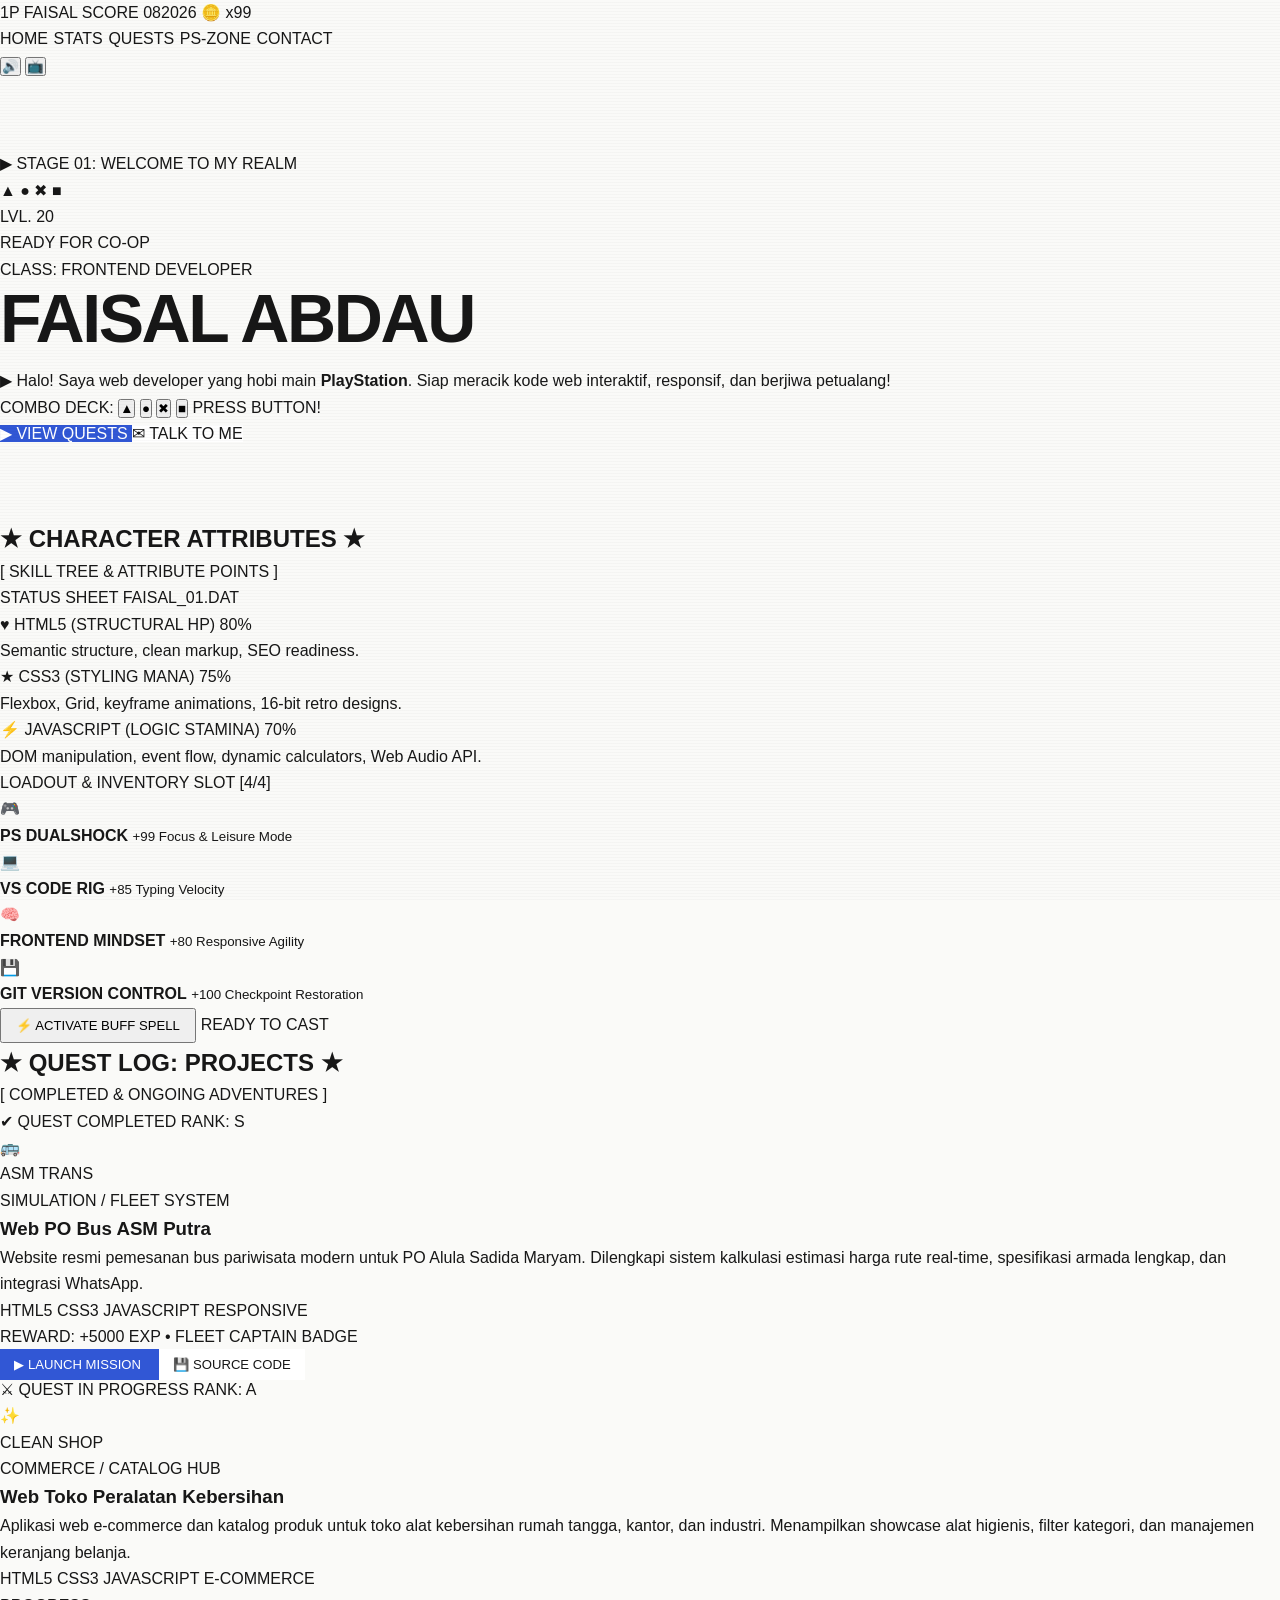
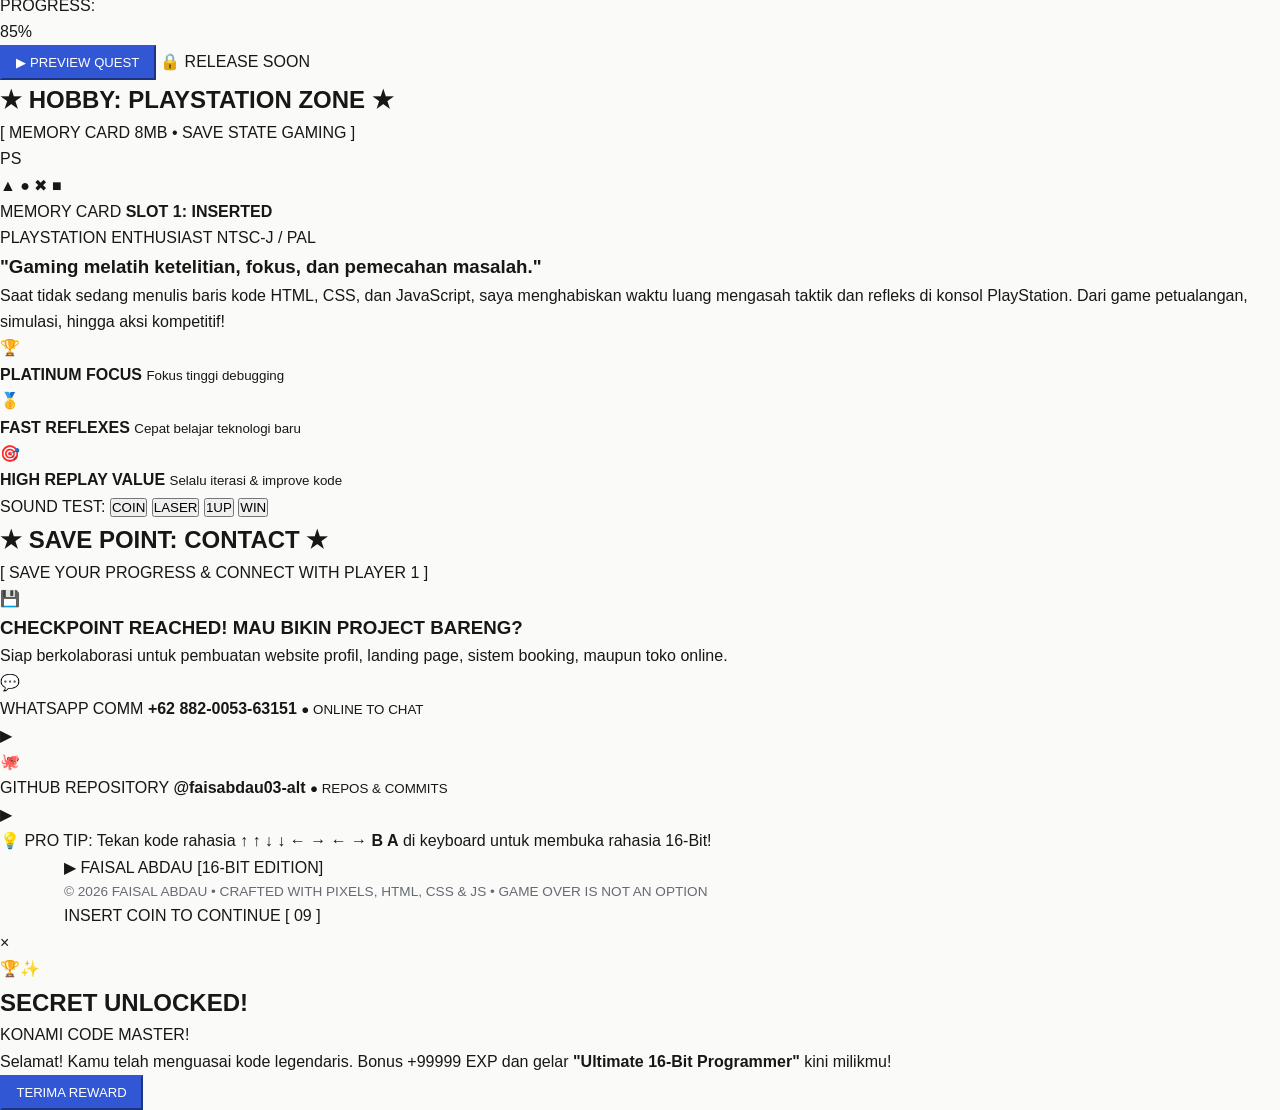
<file: index.old.html>
<!DOCTYPE html>
<html lang="id">
<head>
    <meta charset="UTF-8">
    <meta name="viewport" content="width=device-width, initial-scale=1.0">
    <title>FAISAL ABDAU | 16-Bit Web Developer & Gamer</title>
    
    <!-- Retro Pixel Fonts -->
    <link rel="preconnect" href="https://fonts.googleapis.com">
    <link rel="preconnect" href="https://fonts.gstatic.com" crossorigin>
    <link href="https://fonts.googleapis.com/css2?family=Press+Start+2P&family=VT323&display=swap" rel="stylesheet">
    
    <link rel="stylesheet" href="style.css">
</head>
<body class="crt-enabled">

    <!-- Scanline & CRT Screen Effect Overlay -->
    <div id="crtOverlay" class="crt-overlay"></div>
    <div class="vignette-overlay"></div>

    <!-- =========================================================
         TOP ARCADE HUD (Heads-Up Display)
         ========================================================= -->
    <header class="hud-header">
        <div class="hud-container">
            <div class="hud-left">
                <span class="hud-item blink"><span class="hud-tag">1P</span> FAISAL</span>
                <span class="hud-item"><span class="hud-tag">SCORE</span> <span id="scoreVal">082026</span></span>
                <span class="hud-item coin-item" id="coinBtn" title="Click to insert coin!"><span class="coin-icon">🪙</span> <span id="coinCount">x99</span></span>
            </div>

            <nav class="hud-nav">
                <a href="#hero" class="hud-link active" data-sfx="blip">HOME</a>
                <a href="#stats" class="hud-link" data-sfx="blip">STATS</a>
                <a href="#quests" class="hud-link" data-sfx="blip">QUESTS</a>
                <a href="#ps-zone" class="hud-link" data-sfx="blip">PS-ZONE</a>
                <a href="#contact" class="hud-link" data-sfx="blip">CONTACT</a>
            </nav>

            <div class="hud-controls">
                <button type="button" id="sfxToggle" class="pixel-btn-icon" title="Toggle Sound FX">
                    <span id="sfxIcon">🔊</span>
                </button>
                <button type="button" id="crtToggle" class="pixel-btn-icon" title="Toggle CRT Scanlines">
                    <span id="crtIcon">📺</span>
                </button>
            </div>
        </div>
    </header>

    <main class="arcade-main">

        <!-- =========================================================
             HERO SECTION : PRESS START
             ========================================================= -->
        <section id="hero" class="hero-section">
            <div class="hero-box pixel-box">
                <div class="hero-header-bar">
                    <span class="hero-header-title">▶ STAGE 01: WELCOME TO MY REALM</span>
                    <div class="ps-symbols-mini">
                        <span class="ps-sym tri">▲</span>
                        <span class="ps-sym cir">●</span>
                        <span class="ps-sym cro">✖</span>
                        <span class="ps-sym squ">■</span>
                    </div>
                </div>

                <div class="hero-content">
                    <div class="hero-avatar-area">
                        <!-- 16-Bit Character Sprite Box -->
                        <div class="pixel-avatar-frame">
                            <div class="pixel-avatar-inner">
                                <div class="pixel-gamer-sprite">
                                    <div class="sprite-head"></div>
                                    <div class="sprite-headset"></div>
                                    <div class="sprite-controller"></div>
                                </div>
                            </div>
                            <span class="avatar-badge">LVL. 20</span>
                        </div>
                        <div class="avatar-status-pill">
                            <span class="status-indicator"></span> READY FOR CO-OP
                        </div>
                    </div>

                    <div class="hero-text-area">
                        <div class="badge-role">CLASS: FRONTEND DEVELOPER</div>
                        <h1 class="hero-name glitch" data-text="FAISAL ABDAU">FAISAL ABDAU</h1>
                        
                        <div class="rpg-dialog-box">
                            <p class="dialog-text">
                                <span class="dialog-arrow">▶</span> 
                                Halo! Saya web developer yang hobi main <strong class="highlight-ps">PlayStation</strong>. Siap meracik kode web interaktif, responsif, dan berjiwa petualang!
                            </p>
                        </div>

                        <!-- Mini PlayStation Pad Quick Clicker -->
                        <div class="quick-ps-bar">
                            <span class="ps-bar-label">COMBO DECK:</span>
                            <button type="button" class="ps-btn-pad btn-tri" data-combo="TRI" title="Triangle Skill">▲</button>
                            <button type="button" class="ps-btn-pad btn-cir" data-combo="CIR" title="Circle Skill">●</button>
                            <button type="button" class="ps-btn-pad btn-cro" data-combo="CRO" title="Cross Skill">✖</button>
                            <button type="button" class="ps-btn-pad btn-squ" data-combo="SQU" title="Square Skill">■</button>
                            <span id="comboMsg" class="combo-msg">PRESS BUTTON!</span>
                        </div>

                        <div class="hero-cta-buttons">
                            <a href="#quests" class="pixel-btn btn-primary" data-sfx="coin">
                                <span>▶ VIEW QUESTS</span>
                            </a>
                            <a href="#contact" class="pixel-btn btn-secondary" data-sfx="select">
                                <span>✉ TALK TO ME</span>
                            </a>
                        </div>
                    </div>
                </div>
            </div>
        </section>


        <!-- =========================================================
             STATS & SKILLS SECTION (RPG Status Screen)
             ========================================================= -->
        <section id="stats" class="section-container">
            <div class="section-title-wrap">
                <h2 class="pixel-title"><span class="title-star">★</span> CHARACTER ATTRIBUTES <span class="title-star">★</span></h2>
                <p class="pixel-subtitle">[ SKILL TREE & ATTRIBUTE POINTS ]</p>
            </div>

            <div class="stats-grid">
                <!-- Status Window -->
                <div class="pixel-box stats-card">
                    <div class="card-bar">
                        <span>STATUS SHEET</span>
                        <span>FAISAL_01.DAT</span>
                    </div>

                    <div class="stats-content">
                        <!-- Skill 1: HTML -->
                        <div class="stat-row">
                            <div class="stat-info">
                                <span class="stat-name"><span class="stat-icon hp-icon">♥</span> HTML5 (STRUCTURAL HP)</span>
                                <span class="stat-val font-press">80%</span>
                            </div>
                            <div class="bar-container hp-bar-bg">
                                <div class="bar-fill hp-bar-fill" style="width: 80%;">
                                    <div class="bar-stripes"></div>
                                </div>
                            </div>
                            <span class="stat-desc">Semantic structure, clean markup, SEO readiness.</span>
                        </div>

                        <!-- Skill 2: CSS -->
                        <div class="stat-row">
                            <div class="stat-info">
                                <span class="stat-name"><span class="stat-icon mp-icon">★</span> CSS3 (STYLING MANA)</span>
                                <span class="stat-val font-press">75%</span>
                            </div>
                            <div class="bar-container mp-bar-bg">
                                <div class="bar-fill mp-bar-fill" style="width: 75%;">
                                    <div class="bar-stripes"></div>
                                </div>
                            </div>
                            <span class="stat-desc">Flexbox, Grid, keyframe animations, 16-bit retro designs.</span>
                        </div>

                        <!-- Skill 3: JS -->
                        <div class="stat-row">
                            <div class="stat-info">
                                <span class="stat-name"><span class="stat-icon sp-icon">⚡</span> JAVASCRIPT (LOGIC STAMINA)</span>
                                <span class="stat-val font-press">70%</span>
                            </div>
                            <div class="bar-container sp-bar-bg">
                                <div class="bar-fill sp-bar-fill" style="width: 70%;">
                                    <div class="bar-stripes"></div>
                                </div>
                            </div>
                            <span class="stat-desc">DOM manipulation, event flow, dynamic calculators, Web Audio API.</span>
                        </div>
                    </div>
                </div>

                <!-- Inventory / Equipment Window -->
                <div class="pixel-box equip-card">
                    <div class="card-bar">
                        <span>LOADOUT & INVENTORY</span>
                        <span>SLOT [4/4]</span>
                    </div>

                    <div class="equip-grid">
                        <div class="equip-item">
                            <div class="equip-icon">🎮</div>
                            <div class="equip-text">
                                <strong class="equip-name">PS DUALSHOCK</strong>
                                <small>+99 Focus & Leisure Mode</small>
                            </div>
                        </div>

                        <div class="equip-item">
                            <div class="equip-icon">💻</div>
                            <div class="equip-text">
                                <strong class="equip-name">VS CODE RIG</strong>
                                <small>+85 Typing Velocity</small>
                            </div>
                        </div>

                        <div class="equip-item">
                            <div class="equip-icon">🧠</div>
                            <div class="equip-text">
                                <strong class="equip-name">FRONTEND MINDSET</strong>
                                <small>+80 Responsive Agility</small>
                            </div>
                        </div>

                        <div class="equip-item">
                            <div class="equip-icon">💾</div>
                            <div class="equip-text">
                                <strong class="equip-name">GIT VERSION CONTROL</strong>
                                <small>+100 Checkpoint Restoration</small>
                            </div>
                        </div>
                    </div>

                    <div class="equip-action">
                        <button type="button" id="buffBtn" class="pixel-btn btn-sm btn-gold" data-sfx="powerup">
                            ⚡ ACTIVATE BUFF SPELL
                        </button>
                        <span id="buffNotice" class="buff-notice">READY TO CAST</span>
                    </div>
                </div>
            </div>
        </section>


        <!-- =========================================================
             QUESTS / PROJECTS SECTION (16-Bit Cartridge Showcase)
             ========================================================= -->
        <section id="quests" class="section-container">
            <div class="section-title-wrap">
                <h2 class="pixel-title"><span class="title-star">★</span> QUEST LOG: PROJECTS <span class="title-star">★</span></h2>
                <p class="pixel-subtitle">[ COMPLETED & ONGOING ADVENTURES ]</p>
            </div>

            <div class="quests-grid">

                <!-- QUEST 1: WEB PO BUS ASM PUTRA -->
                <article class="pixel-box quest-card">
                    <div class="quest-tag-bar">
                        <span class="quest-status completed">✔ QUEST COMPLETED</span>
                        <span class="quest-rank">RANK: S</span>
                    </div>

                    <div class="quest-cartridge-visual bus-visual">
                        <div class="cartridge-label">
                            <div class="cartridge-pixel-art">
                                <div class="bus-pixel-icon">🚌</div>
                                <div class="cartridge-title">ASM TRANS</div>
                            </div>
                            <span class="cartridge-genre">SIMULATION / FLEET SYSTEM</span>
                        </div>
                    </div>

                    <div class="quest-details">
                        <h3 class="quest-name">Web PO Bus ASM Putra</h3>
                        <p class="quest-lore">
                            Website resmi pemesanan bus pariwisata modern untuk PO Alula Sadida Maryam. Dilengkapi sistem kalkulasi estimasi harga rute real-time, spesifikasi armada lengkap, dan integrasi WhatsApp.
                        </p>

                        <div class="tech-stack-badges">
                            <span class="tech-badge">HTML5</span>
                            <span class="tech-badge">CSS3</span>
                            <span class="tech-badge">JAVASCRIPT</span>
                            <span class="tech-badge">RESPONSIVE</span>
                        </div>

                        <div class="quest-meta">
                            <span class="meta-label">REWARD:</span>
                            <span class="meta-val">+5000 EXP • FLEET CAPTAIN BADGE</span>
                        </div>

                        <div class="quest-links">
                            <a href="https://faisabdau03-alt.github.io/PT-ASM-Putra/" class="pixel-btn btn-primary btn-sm" target="_blank" data-sfx="coin">
                                <span>▶ LAUNCH MISSION</span>
                            </a>
                            <a href="https://github.com/faisabdau03-alt/PT-ASM-Putra" class="pixel-btn btn-secondary btn-sm" target="_blank" data-sfx="select">
                                <span>💾 SOURCE CODE</span>
                            </a>
                        </div>
                    </div>
                </article>


                <!-- QUEST 2: WEB TOKO PERALATAN KEBERSIHAN -->
                <article class="pixel-box quest-card">
                    <div class="quest-tag-bar">
                        <span class="quest-status active">⚔ QUEST IN PROGRESS</span>
                        <span class="quest-rank">RANK: A</span>
                    </div>

                    <div class="quest-cartridge-visual clean-visual">
                        <div class="cartridge-label">
                            <div class="cartridge-pixel-art">
                                <div class="clean-pixel-icon">✨</div>
                                <div class="cartridge-title">CLEAN SHOP</div>
                            </div>
                            <span class="cartridge-genre">COMMERCE / CATALOG HUB</span>
                        </div>
                    </div>

                    <div class="quest-details">
                        <h3 class="quest-name">Web Toko Peralatan Kebersihan</h3>
                        <p class="quest-lore">
                            Aplikasi web e-commerce dan katalog produk untuk toko alat kebersihan rumah tangga, kantor, dan industri. Menampilkan showcase alat higienis, filter kategori, dan manajemen keranjang belanja.
                        </p>

                        <div class="tech-stack-badges">
                            <span class="tech-badge">HTML5</span>
                            <span class="tech-badge">CSS3</span>
                            <span class="tech-badge">JAVASCRIPT</span>
                            <span class="tech-badge">E-COMMERCE</span>
                        </div>

                        <div class="quest-meta">
                            <span class="meta-label">PROGRESS:</span>
                            <div class="mini-progress-bar">
                                <div class="mini-fill" style="width: 85%;"></div>
                            </div>
                            <span class="meta-val font-press">85%</span>
                        </div>

                        <div class="quest-links">
                            <button type="button" class="pixel-btn btn-primary btn-sm" onclick="alert('Quest sedang tahap finalisasi & testing!')" data-sfx="select">
                                <span>▶ PREVIEW QUEST</span>
                            </button>
                            <span class="quest-lock-info">🔒 RELEASE SOON</span>
                        </div>
                    </div>
                </article>

            </div>
        </section>


        <!-- =========================================================
             HOBBY: PLAYSTATION ZONE
             ========================================================= -->
        <section id="ps-zone" class="section-container">
            <div class="section-title-wrap">
                <h2 class="pixel-title"><span class="title-star">★</span> HOBBY: PLAYSTATION ZONE <span class="title-star">★</span></h2>
                <p class="pixel-subtitle">[ MEMORY CARD 8MB • SAVE STATE GAMING ]</p>
            </div>

            <div class="pixel-box ps-station-box">
                <div class="ps-station-grid">
                    <div class="ps-station-visual">
                        <!-- 16-Bit Pixel Console & Controller -->
                        <div class="pixel-console">
                            <div class="console-body">
                                <div class="console-disc-lid">PS</div>
                                <div class="console-power-btn"></div>
                            </div>
                            <div class="console-controller">
                                <div class="dpad">
                                    <div class="dpad-up"></div>
                                    <div class="dpad-lr"></div>
                                </div>
                                <div class="action-buttons">
                                    <span class="btn-tri">▲</span>
                                    <span class="btn-cir">●</span>
                                    <span class="btn-cro">✖</span>
                                    <span class="btn-squ">■</span>
                                </div>
                            </div>
                        </div>

                        <div class="memory-card-badge">
                            <span>MEMORY CARD</span>
                            <strong>SLOT 1: INSERTED</strong>
                        </div>
                    </div>

                    <div class="ps-station-info">
                        <div class="ps-badge-header">
                            <span class="ps-logo-text">PLAYSTATION ENTHUSIAST</span>
                            <span class="ps-region">NTSC-J / PAL</span>
                        </div>

                        <h3 class="ps-headline">"Gaming melatih ketelitian, fokus, dan pemecahan masalah."</h3>
                        <p class="ps-description">
                            Saat tidak sedang menulis baris kode HTML, CSS, dan JavaScript, saya menghabiskan waktu luang mengasah taktik dan refleks di konsol PlayStation. Dari game petualangan, simulasi, hingga aksi kompetitif!
                        </p>

                        <!-- Trophy Shelf -->
                        <div class="trophy-shelf">
                            <div class="trophy-item">
                                <span class="trophy-icon">🏆</span>
                                <div class="trophy-text">
                                    <strong>PLATINUM FOCUS</strong>
                                    <small>Fokus tinggi debugging</small>
                                </div>
                            </div>

                            <div class="trophy-item">
                                <span class="trophy-icon">🥇</span>
                                <div class="trophy-text">
                                    <strong>FAST REFLEXES</strong>
                                    <small>Cepat belajar teknologi baru</small>
                                </div>
                            </div>

                            <div class="trophy-item">
                                <span class="trophy-icon">🎯</span>
                                <div class="trophy-text">
                                    <strong>HIGH REPLAY VALUE</strong>
                                    <small>Selalu iterasi & improve kode</small>
                                </div>
                            </div>
                        </div>

                        <div class="ps-interactive-soundboard">
                            <span class="sb-label">SOUND TEST:</span>
                            <button type="button" class="pixel-pill" data-sound="coin">COIN</button>
                            <button type="button" class="pixel-pill" data-sound="laser">LASER</button>
                            <button type="button" class="pixel-pill" data-sound="powerup">1UP</button>
                            <button type="button" class="pixel-pill" data-sound="fanfare">WIN</button>
                        </div>
                    </div>
                </div>
            </div>
        </section>


        <!-- =========================================================
             SAVE GAME & CONTACT SECTION
             ========================================================= -->
        <section id="contact" class="section-container">
            <div class="section-title-wrap">
                <h2 class="pixel-title"><span class="title-star">★</span> SAVE POINT: CONTACT <span class="title-star">★</span></h2>
                <p class="pixel-subtitle">[ SAVE YOUR PROGRESS & CONNECT WITH PLAYER 1 ]</p>
            </div>

            <div class="pixel-box contact-box">
                <div class="save-point-banner">
                    <span class="save-icon blink">💾</span>
                    <h3>CHECKPOINT REACHED! MAU BIKIN PROJECT BARENG?</h3>
                    <p>Siap berkolaborasi untuk pembuatan website profil, landing page, sistem booking, maupun toko online.</p>
                </div>

                <div class="contact-links-grid">
                    <!-- WhatsApp -->
                    <a href="https://wa.me/62882005363151" target="_blank" class="pixel-contact-card wa-card" data-sfx="coin">
                        <div class="pcc-icon">💬</div>
                        <div class="pcc-info">
                            <span class="pcc-platform">WHATSAPP COMM</span>
                            <strong class="pcc-val">+62 882-0053-63151</strong>
                            <small class="pcc-status">● ONLINE TO CHAT</small>
                        </div>
                        <span class="pcc-arrow">▶</span>
                    </a>

                    <!-- GitHub -->
                    <a href="https://github.com/faisabdau03-alt" target="_blank" class="pixel-contact-card gh-card" data-sfx="coin">
                        <div class="pcc-icon">🐙</div>
                        <div class="pcc-info">
                            <span class="pcc-platform">GITHUB REPOSITORY</span>
                            <strong class="pcc-val">@faisabdau03-alt</strong>
                            <small class="pcc-status">● REPOS & COMMITS</small>
                        </div>
                        <span class="pcc-arrow">▶</span>
                    </a>
                </div>

                <!-- Easter Egg Hint -->
                <div class="konami-hint">
                    <span>💡 PRO TIP:</span> Tekan kode rahasia <strong>↑ ↑ ↓ ↓ ← → ← → B A</strong> di keyboard untuk membuka rahasia 16-Bit!
                </div>
            </div>
        </section>

    </main>


    <!-- =========================================================
         FOOTER
         ========================================================= -->
    <footer class="arcade-footer">
        <div class="footer-inner">
            <div class="footer-logo font-press">
                <span class="f-arrow">▶</span> FAISAL ABDAU [16-BIT EDITION]
            </div>
            <p class="footer-copy">
                © 2026 FAISAL ABDAU • CRAFTED WITH PIXELS, HTML, CSS & JS • GAME OVER IS NOT AN OPTION
            </p>
            <div class="footer-coins font-press">
                INSERT COIN TO CONTINUE [ 09 ]
            </div>
        </div>
    </footer>

    <!-- Secret Level Modal -->
    <div id="secretModal" class="secret-modal">
        <div class="secret-modal-content pixel-box">
            <span class="secret-close" id="secretClose">×</span>
            <div class="secret-trophy">🏆✨</div>
            <h2 class="font-press">SECRET UNLOCKED!</h2>
            <p class="font-press secret-gold">KONAMI CODE MASTER!</p>
            <p class="secret-lore">
                Selamat! Kamu telah menguasai kode legendaris. Bonus +99999 EXP dan gelar <strong>"Ultimate 16-Bit Programmer"</strong> kini milikmu!
            </p>
            <button type="button" class="pixel-btn btn-primary btn-sm" id="secretOkBtn">
                <span>TERIMA REWARD</span>
            </button>
        </div>
    </div>

    <!-- Scripts -->
    <script src="script.js"></script>
</body>
</html>
</file>
<file: style.css>
/* ====================================================================
   FAISAL ABDAU — CREATIVE TECH PORTFOLIO
   STYLE.CSS (Modern, Clean, Bold, Professional)
   ==================================================================== */

:root {
  /* ==================================================================
     1. COLOR PALETTE (Strict Creative Tech Specification)
     ================================================================== */
  --color-bg-primary: #FAFAF8;       /* Primary Background: warm white */
  --color-text-primary: #171717;     /* Primary Text: deep black */
  --color-accent: #3157D5;           /* Accent Color: cobalt blue */
  --color-accent-hover: #2546b8;     /* Accent Hover State */
  --color-accent-subtle: rgba(49, 87, 213, 0.08); /* Subtle cobalt tint */
  --color-accent-border: rgba(49, 87, 213, 0.25); /* Border cobalt tint */
  --color-accent-glow: rgba(49, 87, 213, 0.18);   /* Focus outline ring */

  --color-bg-secondary: #E7E9EE;     /* Secondary Background: bluish-gray */
  --color-bg-secondary-hover: #dde0e7;
  --color-border: #D8DAE0;           /* Border Color: subtle boundary line */
  --color-border-dark: #b8bcc8;       /* Emphasized border line */
  --color-text-muted: #666A73;       /* Muted Text: secondary text */

  --color-white: #FFFFFF;
  --color-card-bg: #FFFFFF;
  --color-success: #059669;
  --color-success-bg: rgba(5, 150, 105, 0.08);

  /* Backward Compatibility Aliases */
  --text-main: var(--color-text-primary);
  --text-secondary: var(--color-text-muted);
  --text-muted: var(--color-text-muted);
  --accent-purple: var(--color-accent);
  --accent-cyan: var(--color-accent);
  --accent-emerald: var(--color-success);
  --font-retro: var(--font-mono);
  --font-terminal: var(--font-mono);
  --bg-deep: var(--color-bg-primary);
  --bg-card: var(--color-white);
  --border-subtle: var(--color-border);

  /* Typography */
  --font-heading: 'Space Grotesk', -apple-system, BlinkMacSystemFont, 'Segoe UI', Roboto, sans-serif;
  --font-body: 'Inter', -apple-system, BlinkMacSystemFont, 'Segoe UI', Roboto, sans-serif;
  --font-mono: 'Space Grotesk', 'JetBrains Mono', 'Fira Code', 'Courier New', monospace;

  /* Spacing & Geometry */
  --container-max: 1200px;
  --header-height: 72px;
  --radius-xs: 4px;
  --radius-sm: 6px;
  --radius-md: 10px;
  --radius-lg: 16px;
  --radius-xl: 20px;
  --radius-pill: 9999px;

  /* Shadows (Subtle, non-distracting) */
  --shadow-sm: 0 1px 3px rgba(23, 23, 23, 0.04);
  --shadow-card: 0 4px 16px rgba(23, 23, 23, 0.04);
  --shadow-hover: 0 10px 24px rgba(23, 23, 23, 0.08);
  --shadow-focus: 0 0 0 3px rgba(49, 87, 213, 0.2);

  /* Transitions */
  --transition-fast: 0.15s cubic-bezier(0.4, 0, 0.2, 1);
  --transition-normal: 0.25s cubic-bezier(0.4, 0, 0.2, 1);
}

/* ====================================================================
   BASE RESET & ACCESSIBILITY
   ==================================================================== */
*, *::before, *::after {
  box-sizing: border-box;
  margin: 0;
  padding: 0;
}

html {
  scroll-behavior: smooth;
  scroll-padding-top: calc(var(--header-height) + 24px);
  color-scheme: light;
  -webkit-font-smoothing: antialiased;
  -moz-osx-font-smoothing: grayscale;
}

body {
  font-family: var(--font-body);
  background-color: var(--color-bg-primary);
  color: var(--color-text-primary);
  line-height: 1.65;
  min-height: 100vh;
  overflow-x: hidden;
  position: relative;
}

::selection {
  background-color: var(--color-accent);
  color: #FFFFFF;
}

a {
  color: inherit;
  text-decoration: none;
}

button, input, select, textarea {
  font-family: inherit;
}

button:focus-visible, a:focus-visible, input:focus-visible, select:focus-visible, textarea:focus-visible {
  outline: 2px solid var(--color-accent);
  outline-offset: 2px;
}

/* ====================================================================
   MINIMALIST VECTOR ICON SYSTEM (Anti-AI Slop)
   ==================================================================== */
.icon-svg {
  display: inline-block;
  width: 1.15em;
  height: 1.15em;
  vertical-align: -0.16em;
  stroke: currentColor;
  fill: none;
  stroke-width: 1.85;
  stroke-linecap: round;
  stroke-linejoin: round;
  flex-shrink: 0;
}

.icon-svg-fill {
  fill: currentColor;
  stroke: none;
}

.icon-svg-lg {
  width: 1.45em;
  height: 1.45em;
  vertical-align: -0.24em;
}

.icon-svg-sm {
  width: 0.95em;
  height: 0.95em;
  vertical-align: -0.12em;
}

/* Optional CRT / Technical Grid Texture */
.crt-overlay {
  display: none;
  position: fixed;
  top: 0;
  left: 0;
  width: 100vw;
  height: 100vh;
  pointer-events: none;
  z-index: 9998;
  background: repeating-linear-gradient(
    0deg,
    rgba(23, 23, 23, 0.03) 0px,
    rgba(23, 23, 23, 0.03) 1px,
    transparent 1px,
    transparent 3px
  );
  opacity: 0.7;
}

body.crt-enabled .crt-overlay {
  display: block;
}

/* ====================================================================
   HEADER & NAVBAR (Modern, Clean, Warm White)
   ==================================================================== */
.arcade-hud {
  position: sticky;
  top: 0;
  z-index: 1000;
  background-color: rgba(250, 250, 248, 0.94);
  backdrop-filter: blur(12px);
  -webkit-backdrop-filter: blur(12px);
  border-bottom: 1px solid var(--color-border);
  height: var(--header-height);
  display: flex;
  align-items: center;
}

.hud-inner {
  max-width: var(--container-max);
  margin: 0 auto;
  padding: 0 1.5rem;
  width: 100%;
  display: flex;
  align-items: center;
  justify-content: space-between;
  gap: 1.5rem;
}

/* Brand Identity */
.hud-brand {
  display: flex;
  align-items: center;
  gap: 0.65rem;
  font-family: var(--font-heading);
  font-weight: 700;
  font-size: 1.15rem;
  letter-spacing: -0.02em;
  color: var(--color-text-primary);
  transition: opacity var(--transition-fast);
}

.hud-brand:hover {
  opacity: 0.85;
}

.brand-badge {
  font-family: var(--font-mono);
  font-size: 0.68rem;
  font-weight: 700;
  background: var(--color-accent);
  color: #FFFFFF;
  padding: 0.2rem 0.45rem;
  border-radius: var(--radius-xs);
  letter-spacing: 0.04em;
}

.brand-dot {
  color: var(--color-accent);
}

/* Desktop Navigation */
.hud-nav {
  display: flex;
  align-items: center;
  gap: 0.35rem;
}

.hud-nav-link {
  font-family: var(--font-heading);
  font-size: 0.88rem;
  font-weight: 500;
  color: var(--color-text-muted);
  padding: 0.5rem 0.85rem;
  border-radius: var(--radius-sm);
  transition: all var(--transition-fast);
  position: relative;
}

.hud-nav-link:hover {
  color: var(--color-accent);
  background-color: var(--color-accent-subtle);
}

.hud-nav-link.active {
  color: var(--color-accent);
  font-weight: 600;
  background-color: var(--color-accent-subtle);
}

.hud-nav-link.active::after {
  content: '';
  position: absolute;
  bottom: 0;
  left: 50%;
  transform: translateX(-50%);
  width: 16px;
  height: 2px;
  background-color: var(--color-accent);
  border-radius: 2px;
}

/* Actions in Navbar */
.hud-actions {
  display: flex;
  align-items: center;
  gap: 0.5rem;
}

.hud-stats-pill {
  font-family: var(--font-mono);
  font-size: 0.78rem;
  font-weight: 600;
  color: var(--color-text-primary);
  background: var(--color-bg-secondary);
  border: 1px solid var(--color-border);
  padding: 0.4rem 0.75rem;
  border-radius: var(--radius-pill);
  display: inline-flex;
  align-items: center;
  gap: 0.4rem;
  cursor: pointer;
  user-select: none;
  transition: all var(--transition-fast);
}

.hud-stats-pill:hover {
  border-color: var(--color-accent);
  background-color: #FFFFFF;
}

.hud-tool-btn {
  background: var(--color-bg-secondary);
  border: 1px solid var(--color-border);
  color: var(--color-text-primary);
  width: 38px;
  height: 38px;
  border-radius: var(--radius-sm);
  display: flex;
  align-items: center;
  justify-content: center;
  cursor: pointer;
  font-size: 0.95rem;
  transition: all var(--transition-fast);
}

.hud-tool-btn:hover {
  border-color: var(--color-accent);
  background: #FFFFFF;
  color: var(--color-accent);
}

.hamburger-btn {
  display: none;
  background: var(--color-bg-secondary);
  border: 1px solid var(--color-border);
  color: var(--color-text-primary);
  width: 40px;
  height: 40px;
  border-radius: var(--radius-sm);
  font-size: 1.25rem;
  line-height: 1;
  cursor: pointer;
}

/* Mobile Nav Drawer */
.mobile-nav {
  display: none;
  position: absolute;
  top: var(--header-height);
  left: 0;
  width: 100%;
  background: var(--color-bg-primary);
  border-bottom: 1px solid var(--color-border);
  padding: 1rem 1.5rem;
  flex-direction: column;
  gap: 0.5rem;
  box-shadow: var(--shadow-hover);
}

.mobile-nav.open {
  display: flex;
}

.mobile-nav-link {
  font-family: var(--font-heading);
  font-size: 1rem;
  font-weight: 600;
  color: var(--color-text-primary);
  padding: 0.75rem 1rem;
  border-radius: var(--radius-sm);
  transition: all var(--transition-fast);
}

.mobile-nav-link:hover,
.mobile-nav-link.active {
  background: var(--color-bg-secondary);
  color: var(--color-accent);
}

/* ====================================================================
   BUTTONS & INTERACTIVE ELEMENTS
   ==================================================================== */
.btn {
  display: inline-flex;
  align-items: center;
  justify-content: center;
  gap: 0.5rem;
  font-family: var(--font-heading);
  font-size: 0.9rem;
  font-weight: 600;
  padding: 0.7rem 1.3rem;
  border-radius: var(--radius-sm);
  cursor: pointer;
  transition: all var(--transition-fast);
  border: 1px solid transparent;
  line-height: 1.2;
}

/* Primary Button: Cobalt Blue with White Text */
.btn-primary {
  background-color: var(--color-accent);
  color: #FFFFFF;
  border-color: var(--color-accent);
}

.btn-primary:hover {
  background-color: var(--color-accent-hover);
  border-color: var(--color-accent-hover);
  transform: translateY(-1px);
  box-shadow: 0 4px 12px rgba(49, 87, 213, 0.25);
}

/* Secondary Button: Clean White / Transparent with Border */
.btn-secondary {
  background-color: var(--color-white);
  color: var(--color-text-primary);
  border-color: var(--color-border);
}

.btn-secondary:hover {
  border-color: var(--color-accent);
  color: var(--color-accent);
  background-color: var(--color-accent-subtle);
  transform: translateY(-1px);
}

.btn-cyan {
  background-color: var(--color-accent);
  color: #FFFFFF;
  border-color: var(--color-accent);
}

.btn-cyan:hover {
  background-color: var(--color-accent-hover);
  border-color: var(--color-accent-hover);
  transform: translateY(-1px);
  box-shadow: 0 4px 12px rgba(49, 87, 213, 0.25);
}

.btn-sm {
  font-size: 0.82rem;
  padding: 0.5rem 0.9rem;
}

/* ====================================================================
   MAIN LAYOUT & SECTION SYSTEM
   ==================================================================== */
.main-wrapper {
  max-width: var(--container-max);
  margin: 0 auto;
  padding: 0 1.5rem 5rem 1.5rem;
}

.section {
  padding: 5.5rem 0 2rem 0;
  border-top: 1px solid var(--color-border);
}

.section-header {
  margin-bottom: 3rem;
}

.section-tag {
  display: inline-block;
  font-family: var(--font-mono);
  font-size: 0.78rem;
  font-weight: 700;
  color: var(--color-accent);
  letter-spacing: 0.08em;
  margin-bottom: 0.6rem;
  text-transform: uppercase;
}

.section-title {
  font-family: var(--font-heading);
  font-size: clamp(1.8rem, 3.2vw, 2.5rem);
  font-weight: 700;
  color: var(--color-text-primary);
  line-height: 1.25;
  letter-spacing: -0.025em;
  margin-bottom: 0.75rem;
}

.section-desc {
  font-size: 1.05rem;
  color: var(--color-text-muted);
  max-width: 680px;
  line-height: 1.6;
}

.gradient-text,
.text-accent {
  color: var(--color-accent);
  font-weight: 700;
}

/* ====================================================================
   HERO SECTION (Editorial, Bold, Asymmetric)
   ==================================================================== */
.hero-section {
  padding: 4.5rem 0 4.5rem 0;
}

.hero-grid {
  display: grid;
  grid-template-columns: 1.15fr 0.85fr;
  gap: 3.5rem;
  align-items: center;
}

/* Left Hero Column */
.hero-status-pill {
  display: inline-flex;
  align-items: center;
  gap: 0.5rem;
  font-family: var(--font-mono);
  font-size: 0.75rem;
  font-weight: 600;
  color: var(--color-success);
  background: var(--color-success-bg);
  border: 1px solid rgba(5, 150, 105, 0.2);
  padding: 0.35rem 0.75rem;
  border-radius: var(--radius-pill);
  margin-bottom: 1.25rem;
  letter-spacing: 0.03em;
}

.pulse-dot {
  width: 8px;
  height: 8px;
  border-radius: 50%;
  background-color: var(--color-success);
  box-shadow: 0 0 0 3px rgba(5, 150, 105, 0.2);
}

.hero-greeting {
  font-family: var(--font-mono);
  font-size: 0.82rem;
  font-weight: 600;
  color: var(--color-accent);
  letter-spacing: 0.06em;
  margin-bottom: 0.5rem;
}

.hero-name {
  font-family: var(--font-heading);
  font-size: clamp(2.75rem, 5.5vw, 4.25rem);
  font-weight: 700;
  color: var(--color-text-primary);
  letter-spacing: -0.035em;
  line-height: 1.05;
  margin-bottom: 0.85rem;
}

.hero-role {
  display: flex;
  align-items: center;
  gap: 0.75rem;
  flex-wrap: wrap;
  font-family: var(--font-heading);
  font-size: 1.2rem;
  font-weight: 600;
  color: var(--color-text-primary);
  margin-bottom: 1.5rem;
}

.hero-role-badge {
  font-family: var(--font-mono);
  font-size: 0.72rem;
  font-weight: 700;
  background: var(--color-bg-secondary);
  color: var(--color-accent);
  border: 1px solid var(--color-border);
  padding: 0.25rem 0.55rem;
  border-radius: var(--radius-xs);
  letter-spacing: 0.05em;
}

.hero-bio {
  font-size: 1.05rem;
  color: var(--color-text-muted);
  line-height: 1.7;
  max-width: 580px;
  margin-bottom: 2rem;
}

.hero-bio strong {
  color: var(--color-text-primary);
  font-weight: 600;
}

.hero-cta-group {
  display: flex;
  align-items: center;
  gap: 0.75rem;
  flex-wrap: wrap;
  margin-bottom: 2.75rem;
}

/* Quick Stats Row (Technical Metadata Grid) */
.hero-quick-stats {
  display: grid;
  grid-template-columns: repeat(4, 1fr);
  gap: 1rem;
  padding-top: 1.75rem;
  border-top: 1px solid var(--color-border);
}

.stat-item {
  display: flex;
  flex-direction: column;
}

.stat-num {
  font-family: var(--font-heading);
  font-size: 1.5rem;
  font-weight: 700;
  color: var(--color-text-primary);
  line-height: 1.2;
}

.stat-label {
  font-size: 0.78rem;
  color: var(--color-text-muted);
  line-height: 1.4;
}

/* Right Hero Column: Creative Tech Terminal / Spec Inspector */
.hero-widget-card {
  background: var(--color-bg-secondary);
  border: 1px solid var(--color-border);
  border-radius: var(--radius-lg);
  overflow: hidden;
  box-shadow: var(--shadow-card);
  transition: border-color var(--transition-fast);
}

.hero-widget-card:hover {
  border-color: var(--color-border-dark);
}

.widget-header {
  background: #FFFFFF;
  border-bottom: 1px solid var(--color-border);
  padding: 0.75rem 1rem;
  display: flex;
  align-items: center;
  justify-content: space-between;
}

.widget-dots {
  display: flex;
  align-items: center;
  gap: 6px;
}

.w-dot {
  width: 10px;
  height: 10px;
  border-radius: 50%;
  display: inline-block;
}

.w-dot.red { background-color: #ef4444; }
.w-dot.yellow { background-color: #f59e0b; }
.w-dot.green { background-color: #10b981; }

.widget-title {
  font-family: var(--font-mono);
  font-size: 0.75rem;
  font-weight: 700;
  color: var(--color-text-primary);
  letter-spacing: 0.05em;
}

.widget-tabs {
  background: rgba(255, 255, 255, 0.6);
  border-bottom: 1px solid var(--color-border);
  display: flex;
}

.widget-tab {
  font-family: var(--font-mono);
  font-size: 0.76rem;
  font-weight: 600;
  color: var(--color-text-muted);
  padding: 0.55rem 1rem;
  cursor: pointer;
  border-right: 1px solid var(--color-border);
  transition: all var(--transition-fast);
  background: transparent;
}

.widget-tab:hover {
  color: var(--color-accent);
  background: #FFFFFF;
}

.widget-tab.active {
  color: var(--color-accent);
  background: var(--color-bg-secondary);
  font-weight: 700;
  border-bottom: 2px solid var(--color-accent);
}

.widget-body {
  padding: 1.25rem;
  font-family: var(--font-mono);
  font-size: 0.82rem;
  line-height: 1.65;
  background: var(--color-bg-secondary);
  color: var(--color-text-primary);
  min-height: 220px;
}

.code-line {
  margin-bottom: 0.25rem;
  word-break: break-all;
}

.code-keyword { color: var(--color-accent); font-weight: 700; }
.code-prop { color: #0284c7; font-weight: 600; }
.code-str { color: #0f766e; }
.code-num { color: #d97706; font-weight: 700; }
.code-comment { color: var(--color-text-muted); font-style: italic; }

.widget-footer {
  background: #FFFFFF;
  border-top: 1px solid var(--color-border);
  padding: 0.65rem 1rem;
  display: flex;
  align-items: center;
  justify-content: space-between;
}

.widget-footer-info {
  display: flex;
  align-items: center;
  gap: 0.5rem;
  font-family: var(--font-mono);
  font-size: 0.72rem;
  color: var(--color-text-muted);
}

.widget-interactive-btn {
  font-family: var(--font-mono);
  font-size: 0.75rem;
  font-weight: 700;
  color: var(--color-accent);
  background: var(--color-accent-subtle);
  border: 1px solid var(--color-accent-border);
  padding: 0.35rem 0.75rem;
  border-radius: var(--radius-xs);
  cursor: pointer;
  transition: all var(--transition-fast);
}

.widget-interactive-btn:hover {
  background: var(--color-accent);
  color: #FFFFFF;
}

/* ====================================================================
   ABOUT ME SECTION (Editorial Layout)
   ==================================================================== */
.about-grid {
  display: grid;
  grid-template-columns: 1fr 1fr;
  gap: 2rem;
}

.about-card {
  background: var(--color-white);
  border: 1px solid var(--color-border);
  border-radius: var(--radius-lg);
  padding: 2.25rem;
  box-shadow: var(--shadow-card);
  display: flex;
  flex-direction: column;
  justify-content: space-between;
}

.about-narrative p {
  font-size: 1rem;
  color: var(--color-text-muted);
  line-height: 1.75;
  margin-bottom: 1.25rem;
}

.about-narrative strong {
  color: var(--color-text-primary);
  font-weight: 600;
}

.about-narrative em {
  color: var(--color-accent);
  font-style: normal;
  font-weight: 600;
}

.about-pillars {
  display: flex;
  flex-direction: column;
  gap: 1.25rem;
}

.pillar-item {
  background: var(--color-bg-secondary);
  border: 1px solid var(--color-border);
  border-radius: var(--radius-md);
  padding: 1.4rem;
  display: flex;
  align-items: flex-start;
  gap: 1.2rem;
  transition: all var(--transition-fast);
}

.pillar-item:hover {
  border-color: var(--color-accent);
  background: var(--color-white);
  transform: translateY(-2px);
  box-shadow: var(--shadow-card);
}

.pillar-icon {
  background: var(--color-white);
  border: 1px solid var(--color-border);
  width: 44px;
  height: 44px;
  border-radius: var(--radius-sm);
  display: flex;
  align-items: center;
  justify-content: center;
  flex-shrink: 0;
  color: var(--color-accent);
}

.pillar-title {
  font-family: var(--font-heading);
  font-size: 1.1rem;
  font-weight: 700;
  color: var(--color-text-primary);
  margin-bottom: 0.35rem;
}

.pillar-desc {
  font-size: 0.88rem;
  color: var(--color-text-muted);
  line-height: 1.6;
}

/* ====================================================================
   SKILLS & ATTRIBUTES (Creative Tech Grid)
   ==================================================================== */
.skills-categories-grid {
  display: grid;
  grid-template-columns: repeat(3, 1fr);
  gap: 1.5rem;
}

.skill-category-card {
  background: var(--color-white);
  border: 1px solid var(--color-border);
  border-radius: var(--radius-md);
  padding: 1.75rem;
  box-shadow: var(--shadow-sm);
  display: flex;
  flex-direction: column;
  justify-content: space-between;
  transition: all var(--transition-fast);
}

.skill-category-card:hover {
  border-color: var(--color-accent);
  transform: translateY(-3px);
  box-shadow: var(--shadow-hover);
}

.skill-cat-header {
  display: flex;
  align-items: center;
  gap: 0.75rem;
  margin-bottom: 1.25rem;
}

.skill-cat-icon {
  width: 32px;
  height: 32px;
  border-radius: var(--radius-xs);
  background: var(--color-bg-secondary);
  border: 1px solid var(--color-border);
  display: flex;
  align-items: center;
  justify-content: center;
  color: var(--color-accent);
  flex-shrink: 0;
}

.skill-cat-title {
  font-family: var(--font-heading);
  font-size: 1.05rem;
  font-weight: 700;
  color: var(--color-text-primary);
}

.skill-tags-list {
  display: flex;
  flex-wrap: wrap;
  gap: 0.4rem;
  margin-bottom: 1.5rem;
}

.skill-pill {
  font-size: 0.78rem;
  font-weight: 500;
  background: var(--color-bg-secondary);
  color: var(--color-text-primary);
  border: 1px solid var(--color-border);
  padding: 0.25rem 0.6rem;
  border-radius: var(--radius-sm);
  transition: all var(--transition-fast);
}

.skill-pill:hover {
  border-color: var(--color-accent);
  color: var(--color-accent);
  background: #FFFFFF;
}

.skill-proof-note {
  font-family: var(--font-mono);
  font-size: 0.72rem;
  color: var(--color-text-muted);
  display: flex;
  align-items: center;
  gap: 0.4rem;
  padding-top: 0.75rem;
  border-top: 1px solid var(--color-border);
}

.skill-proof-note span {
  color: var(--color-success);
  font-weight: bold;
}

/* ====================================================================
   FEATURED PROJECTS (Deep Dive Spotlight)
   ==================================================================== */
.featured-grid {
  display: flex;
  flex-direction: column;
  gap: 2.5rem;
}

.featured-card {
  background: var(--color-white);
  border: 1px solid var(--color-border);
  border-radius: var(--radius-lg);
  overflow: hidden;
  box-shadow: var(--shadow-card);
  display: grid;
  grid-template-columns: 1.4fr 0.8fr;
  transition: all var(--transition-fast);
}

.featured-card:hover {
  border-color: var(--color-accent);
  box-shadow: var(--shadow-hover);
}

.featured-card-body {
  padding: 2.5rem;
  display: flex;
  flex-direction: column;
}

.featured-badges {
  display: flex;
  align-items: center;
  gap: 0.5rem;
  flex-wrap: wrap;
  margin-bottom: 1rem;
}

.badge-featured {
  font-family: var(--font-mono);
  font-size: 0.7rem;
  font-weight: 700;
  background: var(--color-accent);
  color: #FFFFFF;
  padding: 0.25rem 0.55rem;
  border-radius: var(--radius-xs);
  letter-spacing: 0.05em;
}

.badge-status {
  font-family: var(--font-mono);
  font-size: 0.7rem;
  font-weight: 700;
  padding: 0.25rem 0.55rem;
  border-radius: var(--radius-xs);
}

.badge-status.live {
  background: var(--color-success-bg);
  color: var(--color-success);
  border: 1px solid rgba(5, 150, 105, 0.2);
}

.badge-dot {
  display: inline-block;
  width: 7px;
  height: 7px;
  border-radius: 50%;
  background-color: var(--color-success);
  margin-right: 0.35rem;
  vertical-align: middle;
}

.tech-chip {
  font-family: var(--font-mono);
  font-size: 0.72rem;
  font-weight: 600;
  background: var(--color-bg-secondary);
  color: var(--color-text-primary);
  border: 1px solid var(--color-border);
  padding: 0.2rem 0.55rem;
  border-radius: var(--radius-xs);
}

.featured-title {
  font-family: var(--font-heading);
  font-size: 1.6rem;
  font-weight: 700;
  color: var(--color-text-primary);
  margin-bottom: 0.35rem;
  line-height: 1.25;
}

.featured-subtitle {
  font-size: 0.95rem;
  font-weight: 600;
  color: var(--color-accent);
  margin-bottom: 1.25rem;
}

.featured-description {
  font-size: 0.95rem;
  color: var(--color-text-muted);
  line-height: 1.7;
  margin-bottom: 1.5rem;
}

.deep-dive-box {
  background: var(--color-bg-secondary);
  border: 1px solid var(--color-border);
  border-left: 3px solid var(--color-accent);
  border-radius: var(--radius-sm);
  padding: 1.25rem;
  margin-bottom: 1.5rem;
}

.deep-dive-title {
  font-family: var(--font-mono);
  font-size: 0.75rem;
  font-weight: 700;
  color: var(--color-text-primary);
  letter-spacing: 0.04em;
  display: block;
  margin-bottom: 0.4rem;
}

.deep-dive-text {
  font-size: 0.88rem;
  color: var(--color-text-muted);
  line-height: 1.6;
}

.featured-features-list {
  list-style: none;
  margin-bottom: 1.75rem;
}

.featured-features-list li {
  font-size: 0.88rem;
  color: var(--color-text-muted);
  margin-bottom: 0.45rem;
  padding-left: 1.35rem;
  position: relative;
  line-height: 1.55;
}

.featured-features-list li::before {
  content: "✔";
  position: absolute;
  left: 0;
  color: var(--color-accent);
  font-size: 0.8rem;
  font-weight: bold;
}

.featured-tech-row {
  display: flex;
  flex-wrap: wrap;
  gap: 0.4rem;
  margin-bottom: 2rem;
  margin-top: auto;
}

.featured-actions {
  display: flex;
  gap: 0.75rem;
  flex-wrap: wrap;
}

/* Side Spec Visual Cartridge */
.featured-card-visual {
  background: var(--color-bg-secondary);
  border-left: 1px solid var(--color-border);
  display: flex;
  align-items: center;
  justify-content: center;
  padding: 2.5rem;
}

.visual-cartridge {
  width: 100%;
  max-width: 260px;
  background: var(--color-white);
  border: 1px solid var(--color-border);
  border-radius: var(--radius-md);
  padding: 2rem 1.5rem;
  text-align: center;
  box-shadow: var(--shadow-sm);
}

.visual-scan-badge {
  display: inline-block;
  font-family: var(--font-mono);
  font-size: 0.65rem;
  font-weight: 700;
  color: var(--color-accent);
  background: var(--color-accent-subtle);
  border: 1px solid var(--color-accent-border);
  padding: 0.2rem 0.5rem;
  border-radius: var(--radius-xs);
  margin-bottom: 1.25rem;
}

.visual-big-icon {
  width: 68px;
  height: 68px;
  border-radius: var(--radius-md);
  background: var(--color-bg-secondary);
  border: 1px solid var(--color-border);
  margin: 0 auto 1rem auto;
  display: flex;
  align-items: center;
  justify-content: center;
  color: var(--color-accent);
}

.visual-big-icon svg {
  width: 32px;
  height: 32px;
}

.visual-title-tag {
  font-family: var(--font-heading);
  font-size: 1.1rem;
  font-weight: 700;
  color: var(--color-text-primary);
  margin-bottom: 0.25rem;
}

.visual-repo-name {
  font-family: var(--font-mono);
  font-size: 0.75rem;
  color: var(--color-text-muted);
}

/* ====================================================================
   ALL PROJECTS SHOWCASE (Search, Filter, Sort Toolbar)
   ==================================================================== */
.projects-filter-bar {
  background: var(--color-white);
  border: 1px solid var(--color-border);
  border-radius: var(--radius-md);
  padding: 1.5rem;
  margin-bottom: 2.5rem;
  box-shadow: var(--shadow-sm);
  display: flex;
  flex-direction: column;
  gap: 1.25rem;
}

.filter-top-row {
  display: flex;
  align-items: center;
  gap: 1rem;
  flex-wrap: wrap;
}

.search-input-wrap {
  position: relative;
  flex: 1;
  min-width: 260px;
}

.search-icon {
  position: absolute;
  left: 0.9rem;
  top: 50%;
  transform: translateY(-50%);
  font-size: 0.95rem;
  color: var(--color-text-muted);
  pointer-events: none;
}

#projectSearchInput {
  width: 100%;
  background: var(--color-bg-primary);
  border: 1px solid var(--color-border);
  border-radius: var(--radius-sm);
  padding: 0.65rem 2.25rem 0.65rem 2.4rem;
  font-size: 0.9rem;
  color: var(--color-text-primary);
  transition: all var(--transition-fast);
}

#projectSearchInput:focus {
  outline: none;
  border-color: var(--color-accent);
  box-shadow: var(--shadow-focus);
  background: #FFFFFF;
}

.clear-search-btn {
  position: absolute;
  right: 0.75rem;
  top: 50%;
  transform: translateY(-50%);
  background: transparent;
  border: none;
  color: var(--color-text-muted);
  cursor: pointer;
  font-size: 0.85rem;
  display: none;
}

.sort-select-wrap {
  display: flex;
  align-items: center;
  gap: 0.5rem;
}

.sort-label {
  font-family: var(--font-heading);
  font-size: 0.85rem;
  font-weight: 600;
  color: var(--color-text-muted);
}

.sort-select {
  background: var(--color-bg-primary);
  border: 1px solid var(--color-border);
  border-radius: var(--radius-sm);
  padding: 0.65rem 1rem;
  font-size: 0.85rem;
  color: var(--color-text-primary);
  cursor: pointer;
  transition: all var(--transition-fast);
}

.sort-select:focus {
  outline: none;
  border-color: var(--color-accent);
  box-shadow: var(--shadow-focus);
}

/* Category Filter Pills */
.filter-pills-row {
  display: flex;
  align-items: center;
  gap: 0.4rem;
  flex-wrap: wrap;
}

.filter-btn {
  background: var(--color-bg-secondary);
  border: 1px solid var(--color-border);
  color: var(--color-text-primary);
  font-size: 0.82rem;
  font-weight: 600;
  padding: 0.45rem 0.85rem;
  border-radius: var(--radius-pill);
  cursor: pointer;
  transition: all var(--transition-fast);
  display: inline-flex;
  align-items: center;
  gap: 0.4rem;
}

.filter-btn:hover {
  border-color: var(--color-accent);
  color: var(--color-accent);
  background: #FFFFFF;
}

.filter-btn.active {
  background: var(--color-accent);
  border-color: var(--color-accent);
  color: #FFFFFF;
}

/* Status Filter Row */
.filter-status-row {
  display: flex;
  align-items: center;
  gap: 0.6rem;
  font-size: 0.82rem;
  color: var(--color-text-muted);
  padding-top: 0.85rem;
  border-top: 1px solid var(--color-border);
  flex-wrap: wrap;
}

.status-toggle-btn {
  background: transparent;
  border: 1px solid transparent;
  color: var(--color-text-muted);
  font-size: 0.8rem;
  font-weight: 600;
  padding: 0.25rem 0.65rem;
  border-radius: var(--radius-xs);
  cursor: pointer;
  transition: all var(--transition-fast);
}

.status-toggle-btn:hover {
  color: var(--color-text-primary);
}

.status-toggle-btn.active {
  background: var(--color-bg-secondary);
  color: var(--color-accent);
  border-color: var(--color-border);
}

/* Dynamic Projects Cards Grid */
.projects-cards-grid {
  display: grid;
  grid-template-columns: repeat(3, 1fr);
  gap: 1.5rem;
}

.project-card {
  background: var(--color-white);
  border: 1px solid var(--color-border);
  border-radius: var(--radius-md);
  overflow: hidden;
  display: flex;
  flex-direction: column;
  transition: all var(--transition-fast);
  box-shadow: var(--shadow-sm);
}

.project-card:hover {
  border-color: var(--color-accent);
  transform: translateY(-4px);
  box-shadow: var(--shadow-hover);
}

.project-card-header {
  padding: 1.25rem 1.25rem 0 1.25rem;
  display: flex;
  align-items: flex-start;
  justify-content: space-between;
  gap: 0.5rem;
}

.project-card-icon {
  width: 44px;
  height: 44px;
  border-radius: var(--radius-sm);
  background: var(--color-bg-secondary);
  border: 1px solid var(--color-border);
  display: flex;
  align-items: center;
  justify-content: center;
  color: var(--color-accent);
  transition: all var(--transition-fast);
}

.project-card:hover .project-card-icon {
  border-color: var(--color-accent);
  background: #FFFFFF;
}

.project-card-icon svg {
  width: 22px;
  height: 22px;
}

.project-status-tag {
  font-family: var(--font-mono);
  font-size: 0.65rem;
  font-weight: 700;
  padding: 0.2rem 0.5rem;
  border-radius: var(--radius-xs);
  letter-spacing: 0.04em;
}

.project-status-tag.live {
  background: var(--color-success-bg);
  color: var(--color-success);
  border: 1px solid rgba(5, 150, 105, 0.2);
}

.project-status-tag.source {
  background: var(--color-bg-secondary);
  color: var(--color-text-muted);
  border: 1px solid var(--color-border);
}

.project-card-body {
  padding: 1rem 1.25rem 1.25rem 1.25rem;
  display: flex;
  flex-direction: column;
  flex: 1;
}

.project-card-title {
  font-family: var(--font-heading);
  font-size: 1.15rem;
  font-weight: 700;
  color: var(--color-text-primary);
  margin-bottom: 0.25rem;
  line-height: 1.3;
}

.project-card-subtitle {
  font-size: 0.82rem;
  font-weight: 600;
  color: var(--color-accent);
  margin-bottom: 0.75rem;
}

.project-card-desc {
  font-size: 0.88rem;
  color: var(--color-text-muted);
  line-height: 1.6;
  margin-bottom: 1.25rem;
  display: -webkit-box;
  -webkit-line-clamp: 3;
  -webkit-box-orient: vertical;
  overflow: hidden;
}

.project-card-tech {
  display: flex;
  flex-wrap: wrap;
  gap: 0.35rem;
  margin-bottom: 1.25rem;
  margin-top: auto;
}

.project-card-footer {
  padding: 0.85rem 1.25rem;
  background: var(--color-bg-secondary);
  border-top: 1px solid var(--color-border);
  display: flex;
  align-items: center;
  justify-content: space-between;
  gap: 0.5rem;
}

.project-link-btn {
  display: inline-flex;
  align-items: center;
  gap: 0.35rem;
  font-family: var(--font-heading);
  font-size: 0.82rem;
  font-weight: 600;
  padding: 0.4rem 0.75rem;
  border-radius: var(--radius-xs);
  transition: all var(--transition-fast);
}

.project-link-btn.demo {
  background: var(--color-accent);
  color: #FFFFFF;
}

.project-link-btn.demo:hover {
  background: var(--color-accent-hover);
  transform: translateY(-1px);
}

.project-link-btn.code {
  background: var(--color-white);
  color: var(--color-text-primary);
  border: 1px solid var(--color-border);
}

.project-link-btn.code:hover {
  border-color: var(--color-accent);
  color: var(--color-accent);
}

.project-link-btn.disabled,
.project-link-btn.private-badge {
  background: var(--color-bg-secondary);
  color: var(--color-text-muted);
  border: 1px solid var(--color-border);
  opacity: 0.8;
  cursor: default;
}

.project-link-btn.disabled:hover,
.project-link-btn.private-badge:hover {
  border-color: var(--color-border);
  color: var(--color-text-muted);
  transform: none;
  box-shadow: none;
}

/* Empty State */
.empty-state {
  grid-column: 1 / -1;
  text-align: center;
  padding: 4rem 2rem;
  background: var(--color-white);
  border: 1px dashed var(--color-border);
  border-radius: var(--radius-md);
}

.empty-state-icon {
  font-size: 2.5rem;
  margin-bottom: 0.75rem;
}

.empty-state-title {
  font-family: var(--font-heading);
  font-size: 1.2rem;
  font-weight: 700;
  color: var(--color-text-primary);
  margin-bottom: 0.35rem;
}

.empty-state-desc {
  font-size: 0.9rem;
  color: var(--color-text-muted);
  margin-bottom: 1.5rem;
}

/* ====================================================================
   PLAYSTATION ZONE (Creative Lab & Audio Synthesizer)
   ==================================================================== */
.ps-zone-container {
  background: var(--color-white);
  border: 1px solid var(--color-border);
  border-radius: var(--radius-lg);
  overflow: hidden;
  box-shadow: var(--shadow-card);
  padding: 2.5rem;
}

.ps-zone-grid {
  display: grid;
  grid-template-columns: 1fr 1.25fr;
  gap: 2.5rem;
  align-items: center;
}

.ps-chassis {
  background: var(--color-bg-secondary);
  border: 1px solid var(--color-border);
  border-radius: var(--radius-md);
  padding: 2rem;
  text-align: center;
}

.ps-disc-lid {
  width: 100px;
  height: 100px;
  border-radius: 50%;
  background: var(--color-white);
  border: 2px solid var(--color-border);
  margin: 0 auto 1.5rem auto;
  display: flex;
  align-items: center;
  justify-content: center;
}

.ps-logo-disc {
  font-family: var(--font-heading);
  font-size: 1.6rem;
  font-weight: 800;
  color: var(--color-accent);
  letter-spacing: -0.05em;
}

.ps-ports-row {
  display: flex;
  justify-content: center;
  gap: 0.75rem;
  margin-bottom: 1.5rem;
  flex-wrap: wrap;
}

.ps-port-slot {
  font-family: var(--font-mono);
  font-size: 0.68rem;
  font-weight: 700;
  background: var(--color-white);
  border: 1px solid var(--color-border);
  padding: 0.25rem 0.5rem;
  border-radius: var(--radius-xs);
  color: var(--color-text-muted);
}

.pad-label {
  font-family: var(--font-mono);
  font-size: 0.75rem;
  font-weight: 700;
  color: var(--color-text-muted);
  margin-bottom: 1rem;
}

.ps-buttons-deck {
  display: flex;
  justify-content: center;
  gap: 0.75rem;
  margin-bottom: 1rem;
}

.ps-action-btn {
  width: 48px;
  height: 48px;
  border-radius: 50%;
  background: var(--color-white);
  border: 1px solid var(--color-border);
  color: var(--color-text-primary);
  font-size: 1.1rem;
  display: flex;
  align-items: center;
  justify-content: center;
  cursor: pointer;
  transition: all var(--transition-fast);
}

.ps-action-btn:hover {
  border-color: var(--color-accent);
  color: var(--color-accent);
  transform: scale(1.08);
  box-shadow: 0 4px 10px rgba(49, 87, 213, 0.2);
}

.combo-display-text {
  font-family: var(--font-mono);
  font-size: 0.78rem;
  font-weight: 700;
  color: var(--color-accent);
  background: var(--color-white);
  border: 1px solid var(--color-border);
  padding: 0.6rem 0.85rem;
  border-radius: var(--radius-sm);
  min-height: 40px;
  display: flex;
  align-items: center;
  justify-content: center;
}

.ps-info-content {
  display: flex;
  flex-direction: column;
}

.ps-content-title {
  font-family: var(--font-heading);
  font-size: 1.25rem;
  font-weight: 700;
  color: var(--color-text-primary);
  line-height: 1.4;
  margin-bottom: 0.75rem;
}

.ps-content-desc {
  font-size: 0.95rem;
  color: var(--color-text-muted);
  line-height: 1.7;
  margin-bottom: 1.5rem;
}

.trophy-grid {
  display: grid;
  grid-template-columns: repeat(3, 1fr);
  gap: 0.75rem;
  margin-bottom: 1.75rem;
}

.trophy-card {
  background: var(--color-bg-secondary);
  border: 1px solid var(--color-border);
  border-radius: var(--radius-sm);
  padding: 1rem;
}

.t-icon {
  width: 40px;
  height: 40px;
  border-radius: var(--radius-sm);
  background: var(--color-white);
  border: 1px solid var(--color-border);
  display: flex;
  align-items: center;
  justify-content: center;
  color: var(--color-accent);
  margin-bottom: 0.5rem;
}

.t-name {
  font-family: var(--font-heading);
  font-size: 0.85rem;
  font-weight: 700;
  color: var(--color-text-primary);
  margin-bottom: 0.2rem;
}

.t-desc {
  font-size: 0.75rem;
  color: var(--color-text-muted);
  line-height: 1.4;
}

.sound-test-bar {
  display: flex;
  align-items: center;
  gap: 0.5rem;
  flex-wrap: wrap;
  padding-top: 1rem;
  border-top: 1px solid var(--color-border);
}

.sound-test-label {
  font-family: var(--font-mono);
  font-size: 0.75rem;
  font-weight: 700;
  color: var(--color-text-muted);
}

.sfx-pill-btn {
  font-family: var(--font-mono);
  font-size: 0.75rem;
  font-weight: 600;
  background: var(--color-bg-secondary);
  border: 1px solid var(--color-border);
  color: var(--color-text-primary);
  padding: 0.3rem 0.65rem;
  border-radius: var(--radius-pill);
  cursor: pointer;
  transition: all var(--transition-fast);
}

.sfx-pill-btn:hover {
  border-color: var(--color-accent);
  color: var(--color-accent);
  background: var(--color-white);
}

/* ====================================================================
   CONTACT SECTION & WHATSAPP GENERATOR
   ==================================================================== */
.contact-grid {
  display: grid;
  grid-template-columns: 1fr 1.1fr;
  gap: 2rem;
}

.contact-card {
  background: var(--color-white);
  border: 1px solid var(--color-border);
  border-radius: var(--radius-lg);
  padding: 2.25rem;
  box-shadow: var(--shadow-card);
}

.contact-channels-list {
  display: flex;
  flex-direction: column;
  gap: 0.75rem;
  margin-top: 1.5rem;
}

.contact-channel-item {
  display: flex;
  align-items: center;
  justify-content: space-between;
  padding: 1rem 1.25rem;
  background: var(--color-bg-secondary);
  border: 1px solid var(--color-border);
  border-radius: var(--radius-md);
  transition: all var(--transition-fast);
}

.contact-channel-item:hover {
  border-color: var(--color-accent);
  background: var(--color-white);
  transform: translateX(4px);
  box-shadow: var(--shadow-sm);
}

.channel-left {
  display: flex;
  align-items: center;
  gap: 0.85rem;
}

.channel-icon {
  width: 40px;
  height: 40px;
  border-radius: var(--radius-sm);
  background: var(--color-white);
  border: 1px solid var(--color-border);
  display: flex;
  align-items: center;
  justify-content: center;
  color: var(--color-accent);
  flex-shrink: 0;
}

.channel-title {
  display: block;
  font-family: var(--font-heading);
  font-size: 0.85rem;
  font-weight: 600;
  color: var(--color-text-muted);
}

.channel-value {
  display: block;
  font-family: var(--font-heading);
  font-size: 0.95rem;
  font-weight: 700;
  color: var(--color-text-primary);
}

.channel-action-arrow {
  color: var(--color-accent);
  font-size: 0.85rem;
}

/* Contact Form */
.contact-form-wrap {
  display: flex;
  flex-direction: column;
  gap: 1rem;
}

.form-group {
  display: flex;
  flex-direction: column;
  gap: 0.4rem;
}

.form-label {
  font-family: var(--font-heading);
  font-size: 0.85rem;
  font-weight: 600;
  color: var(--color-text-primary);
}

.form-control {
  background: var(--color-bg-primary);
  border: 1px solid var(--color-border);
  border-radius: var(--radius-sm);
  padding: 0.7rem 1rem;
  font-size: 0.92rem;
  color: var(--color-text-primary);
  transition: all var(--transition-fast);
}

.form-control:focus {
  outline: none;
  border-color: var(--color-accent);
  box-shadow: var(--shadow-focus);
  background: #FFFFFF;
}

textarea.form-control {
  min-height: 110px;
  resize: vertical;
}

/* ====================================================================
   FOOTER (Modern, Clean, Minimalist)
   ==================================================================== */
.site-footer {
  background: var(--color-bg-primary);
  border-top: 1px solid var(--color-border);
  padding: 3rem 0;
}

.footer-inner {
  max-width: var(--container-max);
  margin: 0 auto;
  padding: 0 1.5rem;
}

.footer-top {
  display: flex;
  align-items: center;
  justify-content: space-between;
  gap: 1.5rem;
  padding-bottom: 2rem;
  border-bottom: 1px solid var(--color-border);
  flex-wrap: wrap;
}

.footer-links {
  list-style: none;
  display: flex;
  align-items: center;
  gap: 1.25rem;
  flex-wrap: wrap;
}

.footer-link {
  font-family: var(--font-heading);
  font-size: 0.88rem;
  font-weight: 500;
  color: var(--color-text-muted);
  transition: color var(--transition-fast);
}

.footer-link:hover {
  color: var(--color-accent);
}

.footer-bottom {
  display: flex;
  align-items: center;
  justify-content: space-between;
  padding-top: 1.5rem;
  gap: 1rem;
  flex-wrap: wrap;
}

.footer-copy {
  font-size: 0.85rem;
  color: var(--color-text-muted);
}

.konami-hint-text {
  font-family: var(--font-mono);
  font-size: 0.75rem;
  color: var(--color-text-muted);
}

.konami-hint-text code {
  background: var(--color-bg-secondary);
  border: 1px solid var(--color-border);
  padding: 0.15rem 0.4rem;
  border-radius: var(--radius-xs);
  color: var(--color-text-primary);
}

/* ====================================================================
   SECRET MODAL (Easter Egg)
   ==================================================================== */
.secret-modal-overlay {
  display: none;
  position: fixed;
  top: 0;
  left: 0;
  width: 100vw;
  height: 100vh;
  background: rgba(23, 23, 23, 0.6);
  backdrop-filter: blur(4px);
  z-index: 10000;
  align-items: center;
  justify-content: center;
  padding: 1.5rem;
}

.secret-modal-overlay.active {
  display: flex;
}

.secret-card {
  background: var(--color-white);
  border: 1px solid var(--color-border);
  border-radius: var(--radius-lg);
  max-width: 460px;
  width: 100%;
  padding: 2.5rem;
  text-align: center;
  position: relative;
  box-shadow: var(--shadow-hover);
}

.secret-close-btn {
  position: absolute;
  top: 1rem;
  right: 1rem;
  background: var(--color-bg-secondary);
  border: 1px solid var(--color-border);
  width: 32px;
  height: 32px;
  border-radius: 50%;
  cursor: pointer;
  font-size: 1.1rem;
  display: flex;
  align-items: center;
  justify-content: center;
}

.secret-trophy-icon {
  font-size: 3rem;
  margin-bottom: 0.75rem;
}

.secret-heading {
  font-family: var(--font-heading);
  font-size: 1.5rem;
  font-weight: 700;
  color: var(--color-text-primary);
  margin-bottom: 0.25rem;
}

.secret-sub {
  font-family: var(--font-mono);
  font-size: 0.8rem;
  font-weight: 700;
  color: var(--color-accent);
  margin-bottom: 1rem;
}

.secret-text {
  font-size: 0.9rem;
  color: var(--color-text-muted);
  line-height: 1.6;
  margin-bottom: 1.5rem;
}

/* ====================================================================
   RESPONSIVE DESIGN (Desktop, Laptop, Tablet, Smartphone)
   ==================================================================== */
@media (max-width: 1024px) {
  .hero-grid {
    grid-template-columns: 1fr;
    gap: 3rem;
  }

  .skills-categories-grid {
    grid-template-columns: repeat(2, 1fr);
  }

  .featured-card {
    grid-template-columns: 1fr;
  }

  .featured-card-visual {
    border-left: none;
    border-top: 1px solid var(--color-border);
  }

  .projects-cards-grid {
    grid-template-columns: repeat(2, 1fr);
  }

  .ps-zone-grid {
    grid-template-columns: 1fr;
  }

  .trophy-grid {
    grid-template-columns: repeat(3, 1fr);
  }
}

@media (max-width: 768px) {
  .hud-nav {
    display: none;
  }

  .hamburger-btn {
    display: block;
  }

  .hero-name {
    font-size: 2.5rem;
  }

  .hero-quick-stats {
    grid-template-columns: repeat(2, 1fr);
    gap: 1.25rem;
  }

  .about-grid {
    grid-template-columns: 1fr;
  }

  .skills-categories-grid {
    grid-template-columns: 1fr;
  }

  .projects-cards-grid {
    grid-template-columns: 1fr;
  }

  .contact-grid {
    grid-template-columns: 1fr;
  }

  .trophy-grid {
    grid-template-columns: 1fr;
  }

  .featured-card-body {
    padding: 1.5rem;
  }

  .section {
    padding: 4rem 0 1.5rem 0;
  }
}
</file>
